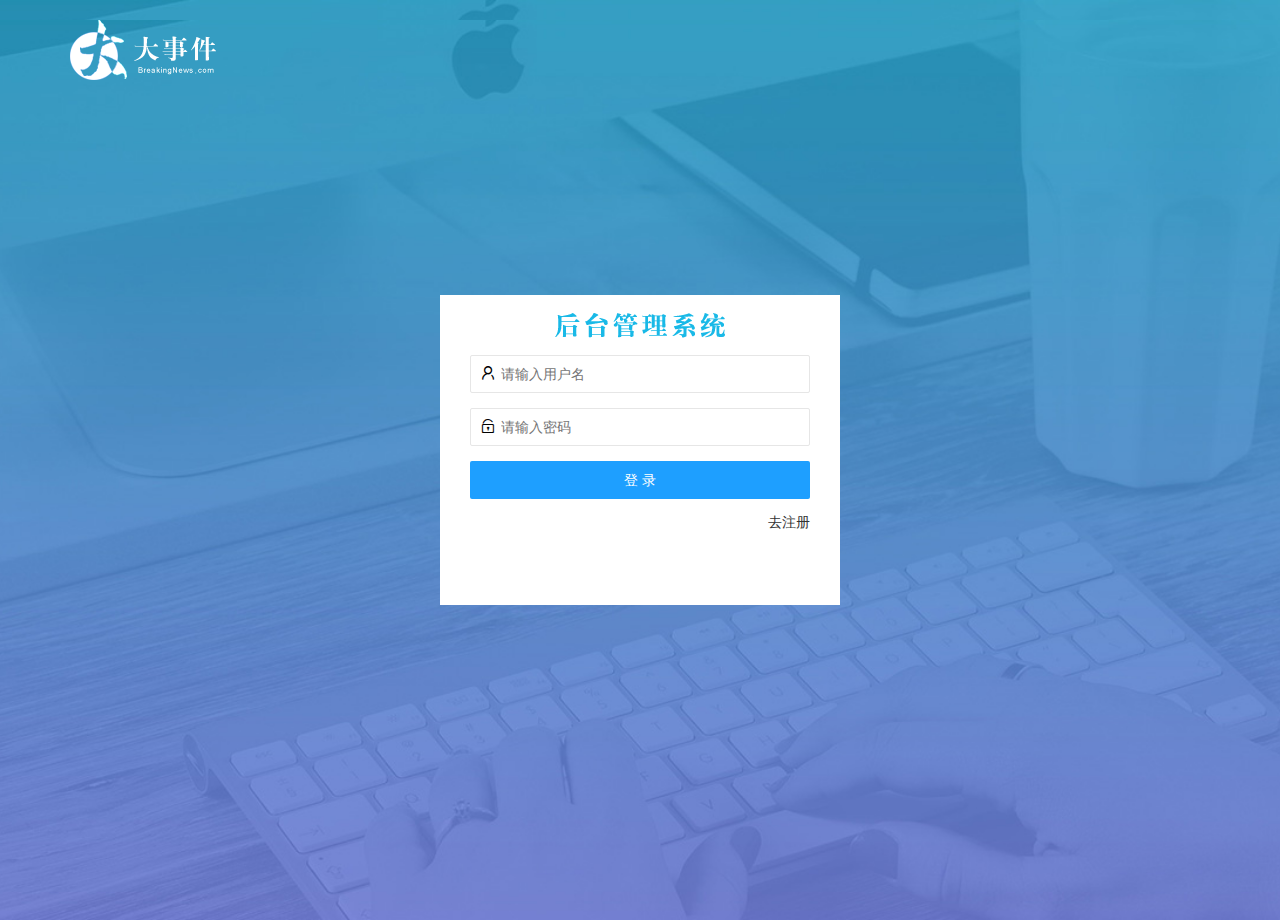
<file: login.html>
<!DOCTYPE html>
<html lang="en">

<head>
    <meta charset="UTF-8">
    <meta name="viewport" content="width=device-width, initial-scale=1.0">
    <title>大事件 登录/注册</title>
    <link rel="stylesheet" href="/assets/lib/layui/css/layui.css">
    <link rel="stylesheet" href="/assets/css/login.css " />
</head>

<body>
    <div class="layui-main logo">
        <img src="/assets/images/logo.png" alt="" />
    </div>

    <div class="small_box">

        <div class="title"></div>

        <!-- 登录页面 -->
        <div class="login-box">
            <form class="layui-form biaodan" action="" id="login-form">
                <div class="layui-form-item">
                    <i class="layui-icon layui-icon-username"></i>
                    <input type="text" name="username" lay-verify="required" placeholder="请输入用户名"
                        class="layui-input inp">

                </div>
                <div class="layui-form-item">
                    <i class="layui-icon layui-icon-password"></i>
                    <input type="password" name="password" lay-verify="required" placeholder="请输入密码"
                        class="layui-input inp">
                </div>

                <div class="layui-form-item">
                    <button type="submit" class="layui-btn layui-btn-normal layui-btn-fluid" lay-submit>登
                        录</button>

                </div>
                <div class="login">
                    <a href="javascript:;" id="login-a">去注册</a></div>
            </form>
        </div>
        <!-- 注册页面 -->
        <div class="reg-box" style="display: none;">
            <form class="layui-form biaodan" action="" id="reg_form">
                <div class="layui-form-item">
                    <i class="layui-icon layui-icon-username"></i>
                    <input type="text" name="username" lay-verify="required" placeholder="请输入用户名" class="layui-input">

                </div>
                <div class="layui-form-item">
                    <i class="layui-icon layui-icon-password"></i>
                    <input type="password" name="password" lay-verify="required|pwd|pass" placeholder="请输入密码"
                        class="layui-input">
                </div>
                <div class="layui-form-item">
                    <i class="layui-icon layui-icon-password"></i>
                    <input type="password" name="repassword" lay-verify="required|pwd|repwd" placeholder="请确认密码"
                        class="layui-input">
                </div>

                <div class="layui-form-item">
                    <button type="submit" class="layui-btn layui-btn-normal layui-btn-fluid" lay-submit
                        id="btn">立即注册</button>
                    <div class="reg"><a href="javascript:;" id="reg-a">去登陆</a>
                    </div>
            </form>
        </div>


    </div>

    <script src="/assets/lib/layui/layui.all.js"></script>
    <script src="/assets/lib/jquery.js"></script>
    <script src="/assets/js/baseAPI.js"></script>
    <script src="/assets/js/login.js"></script>
</body>

</html>
</file>
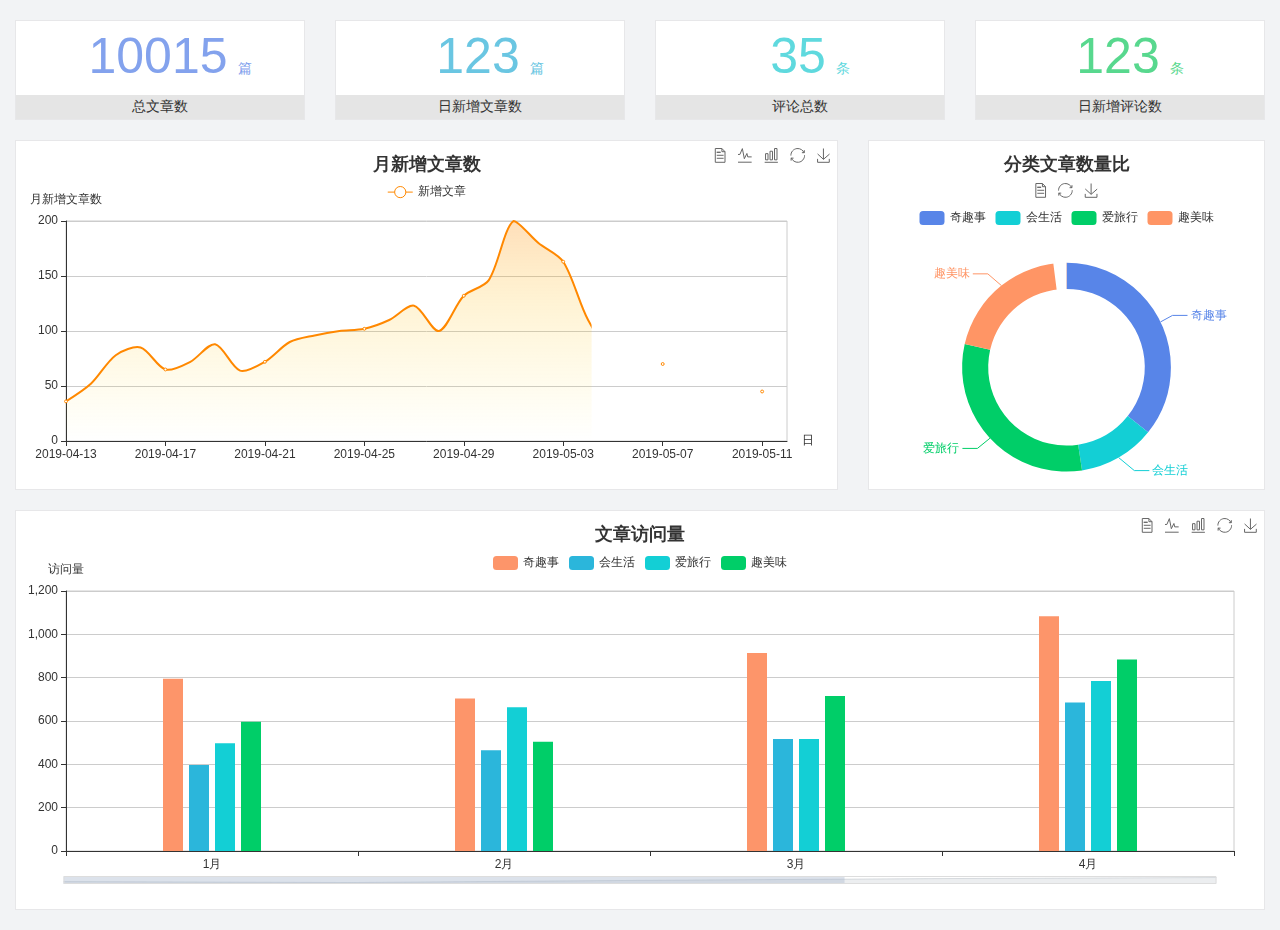
<file: home/dashboard.html>
<!DOCTYPE html>
<html lang="en">

<head>
  <meta charset="UTF-8">
  <meta name="viewport" content="width=device-width, initial-scale=1.0">
  <meta http-equiv="X-UA-Compatible" content="ie=edge">
  <title>图表统计</title>
  <link rel="stylesheet" href="../../assets/lib/bootstrap.css" />
  <link rel="stylesheet" href="../../assets/lib/main.css" />
  <script src="../../assets/lib/jquery.js"></script>
  <script type="text/javascript" src="../../assets/lib/echarts.min.js"></script>
</head>

<body>
  <div class="container-fluid">
    <div class="row spannel_list">
      <div class="col-sm-3 col-xs-6">
        <div class="spannel">
          <em>10015</em><span>篇</span>
          <b>总文章数</b>
        </div>
      </div>
      <div class="col-sm-3 col-xs-6">
        <div class="spannel scolor01">
          <em>123</em><span>篇</span>
          <b>日新增文章数</b>
        </div>
      </div>
      <div class="col-sm-3 col-xs-6">
        <div class="spannel scolor02">
          <em>35</em><span>条</span>
          <b>评论总数</b>
        </div>
      </div>
      <div class="col-sm-3 col-xs-6">
        <div class="spannel scolor03">
          <em>123</em><span>条</span>
          <b>日新增评论数</b>
        </div>
      </div>
    </div>
  </div>

  <div class="container-fluid">
    <div class="row curve-pie">
      <div class="col-lg-8 col-md-8">
        <div class="gragh_pannel" id="curve_show"></div>
      </div>
      <div class="col-lg-4 col-md-4">
        <div class="gragh_pannel" id="pie_show"></div>
      </div>
    </div>
  </div>

  <div class="container-fluid">
    <div class="column_pannel" id="column_show"></div>
  </div>

  <script>
    var oChart = echarts.init(document.getElementById('curve_show'));
    var aList_all = [
      { 'count': 36, 'date': '2019-04-13' },
      { 'count': 52, 'date': '2019-04-14' },
      { 'count': 78, 'date': '2019-04-15' },
      { 'count': 85, 'date': '2019-04-16' },
      { 'count': 65, 'date': '2019-04-17' },
      { 'count': 72, 'date': '2019-04-18' },
      { 'count': 88, 'date': '2019-04-19' },
      { 'count': 64, 'date': '2019-04-20' },
      { 'count': 72, 'date': '2019-04-21' },
      { 'count': 90, 'date': '2019-04-22' },
      { 'count': 96, 'date': '2019-04-23' },
      { 'count': 100, 'date': '2019-04-24' },
      { 'count': 102, 'date': '2019-04-25' },
      { 'count': 110, 'date': '2019-04-26' },
      { 'count': 123, 'date': '2019-04-27' },
      { 'count': 100, 'date': '2019-04-28' },
      { 'count': 132, 'date': '2019-04-29' },
      { 'count': 146, 'date': '2019-04-30' },
      { 'count': 200, 'date': '2019-05-01' },
      { 'count': 180, 'date': '2019-05-02' },
      { 'count': 163, 'date': '2019-05-03' },
      { 'count': 110, 'date': '2019-05-04' },
      { 'count': 80, 'date': '2019-05-05' },
      { 'count': 82, 'date': '2019-05-06' },
      { 'count': 70, 'date': '2019-05-07' },
      { 'count': 65, 'date': '2019-05-08' },
      { 'count': 54, 'date': '2019-05-09' },
      { 'count': 40, 'date': '2019-05-10' },
      { 'count': 45, 'date': '2019-05-11' },
      { 'count': 38, 'date': '2019-05-12' },
    ];

    let aCount = [];
    let aDate = [];

    for (var i = 0; i < aList_all.length; i++) {
      aCount.push(aList_all[i].count);
      aDate.push(aList_all[i].date);
    }

    var chartopt = {
      title: {
        text: '月新增文章数',
        left: 'center',
        top: '10'
      },
      tooltip: {
        trigger: 'axis'
      },
      legend: {
        data: ['新增文章'],
        top: '40'
      },
      toolbox: {
        show: true,
        feature: {
          mark: { show: true },
          dataView: { show: true, readOnly: false },
          magicType: { show: true, type: ['line', 'bar'] },
          restore: { show: true },
          saveAsImage: { show: true }
        }
      },
      calculable: true,
      xAxis: [
        {
          name: '日',
          type: 'category',
          boundaryGap: false,
          data: aDate
        }
      ],
      yAxis: [
        {
          name: '月新增文章数',
          type: 'value'
        }
      ],
      series: [
        {
          name: '新增文章',
          type: 'line',
          smooth: true,
          itemStyle: { normal: { areaStyle: { type: 'default' }, color: '#f80' }, lineStyle: { color: '#f80' } },
          data: aCount
        }],
      areaStyle: {
        normal: {
          color: new echarts.graphic.LinearGradient(0, 0, 0, 1, [{
            offset: 0,
            color: 'rgba(255,136,0,0.39)'
          }, {
            offset: .34,
            color: 'rgba(255,180,0,0.25)'
          }, {
            offset: 1,
            color: 'rgba(255,222,0,0.00)'
          }])

        }
      },
      grid: {
        show: true,
        x: 50,
        x2: 50,
        y: 80,
        height: 220
      }
    };

    oChart.setOption(chartopt);


    var oPie = echarts.init(document.getElementById('pie_show'));
    var oPieopt =
    {
      title: {
        top: 10,
        text: '分类文章数量比',
        x: 'center'
      },
      tooltip: {
        trigger: 'item',
        formatter: "{a} <br/>{b} : {c} ({d}%)"
      },
      color: ['#5885e8', '#13cfd5', '#00ce68', '#ff9565'],
      legend: {
        x: 'center',
        top: 65,
        data: ['奇趣事', '会生活', '爱旅行', '趣美味']
      },
      toolbox: {
        show: true,
        x: 'center',
        top: 35,
        feature: {
          mark: { show: true },
          dataView: { show: true, readOnly: false },
          magicType: {
            show: true,
            type: ['pie', 'funnel'],
            option: {
              funnel: {
                x: '25%',
                width: '50%',
                funnelAlign: 'left',
                max: 1548
              }
            }
          },
          restore: { show: true },
          saveAsImage: { show: true }
        }
      },
      calculable: true,
      series: [
        {
          name: '访问来源',
          type: 'pie',
          radius: ['45%', '60%'],
          center: ['50%', '65%'],
          data: [
            { value: 300, name: '奇趣事' },
            { value: 100, name: '会生活' },
            { value: 260, name: '爱旅行' },
            { value: 180, name: '趣美味' }
          ]
        }
      ]
    };
    oPie.setOption(oPieopt);



    var oColumn = this.echarts.init(document.getElementById('column_show'));
    var oColumnopt =
    {
      title: {
        text: '文章访问量',
        left: 'center',
        top: '10'
      },
      tooltip: {
        trigger: 'axis'
      },
      legend: {
        data: ['奇趣事', '会生活', '爱旅行', '趣美味'],
        top: '40'
      },
      toolbox: {
        show: true,
        feature: {
          mark: { show: true },
          dataView: { show: true, readOnly: false },
          magicType: { show: true, type: ['line', 'bar'] },
          restore: { show: true },
          saveAsImage: { show: true }
        }
      },
      calculable: true,
      xAxis: [
        {
          type: 'category',
          data: ['1月', '2月', '3月', '4月', '5月']
        }
      ],
      yAxis: [
        {
          name: '访问量',
          type: 'value'
        }
      ],
      series: [
        {
          name: '奇趣事',
          type: 'bar',
          barWidth: 20,
          itemStyle: {
            normal: { areaStyle: { type: 'default' }, color: '#fd956a' }
          },
          data: [800, 708, 920, 1090, 1200]
        },
        {
          name: '会生活',
          type: 'bar',
          barWidth: 20,
          itemStyle: {
            normal: { areaStyle: { type: 'default' }, color: '#2bb6db' }
          },
          data: [400, 468, 520, 690, 800]
        },
        {
          name: '爱旅行',
          type: 'bar',
          barWidth: 20,
          itemStyle: {
            normal: { areaStyle: { type: 'default' }, color: '#13cfd5' }
          },
          data: [500, 668, 520, 790, 900]
        },
        {
          name: '趣美味',
          type: 'bar',
          barWidth: 20,
          itemStyle: {
            normal: { areaStyle: { type: 'default' }, color: '#00ce68' }
          },
          data: [600, 508, 720, 890, 1000]
        }
      ],
      grid: {
        show: true,
        x: 50,
        x2: 30,
        y: 80,
        height: 260
      },
      dataZoom: [//给x轴设置滚动条
        {
          start: 0,//默认为0
          end: 100 - 1000 / 31,//默认为100
          type: 'slider',
          show: true,
          xAxisIndex: [0],
          handleSize: 0,//滑动条的 左右2个滑动条的大小
          height: 8,//组件高度
          left: 45, //左边的距离
          right: 50,//右边的距离
          bottom: 26,//右边的距离
          handleColor: '#ddd',//h滑动图标的颜色
          handleStyle: {
            borderColor: "#cacaca",
            borderWidth: "1",
            shadowBlur: 2,
            background: "#ddd",
            shadowColor: "#ddd",
          }
        }]
    };
    oColumn.setOption(oColumnopt);
  </script>
</body>

</html>
</file>
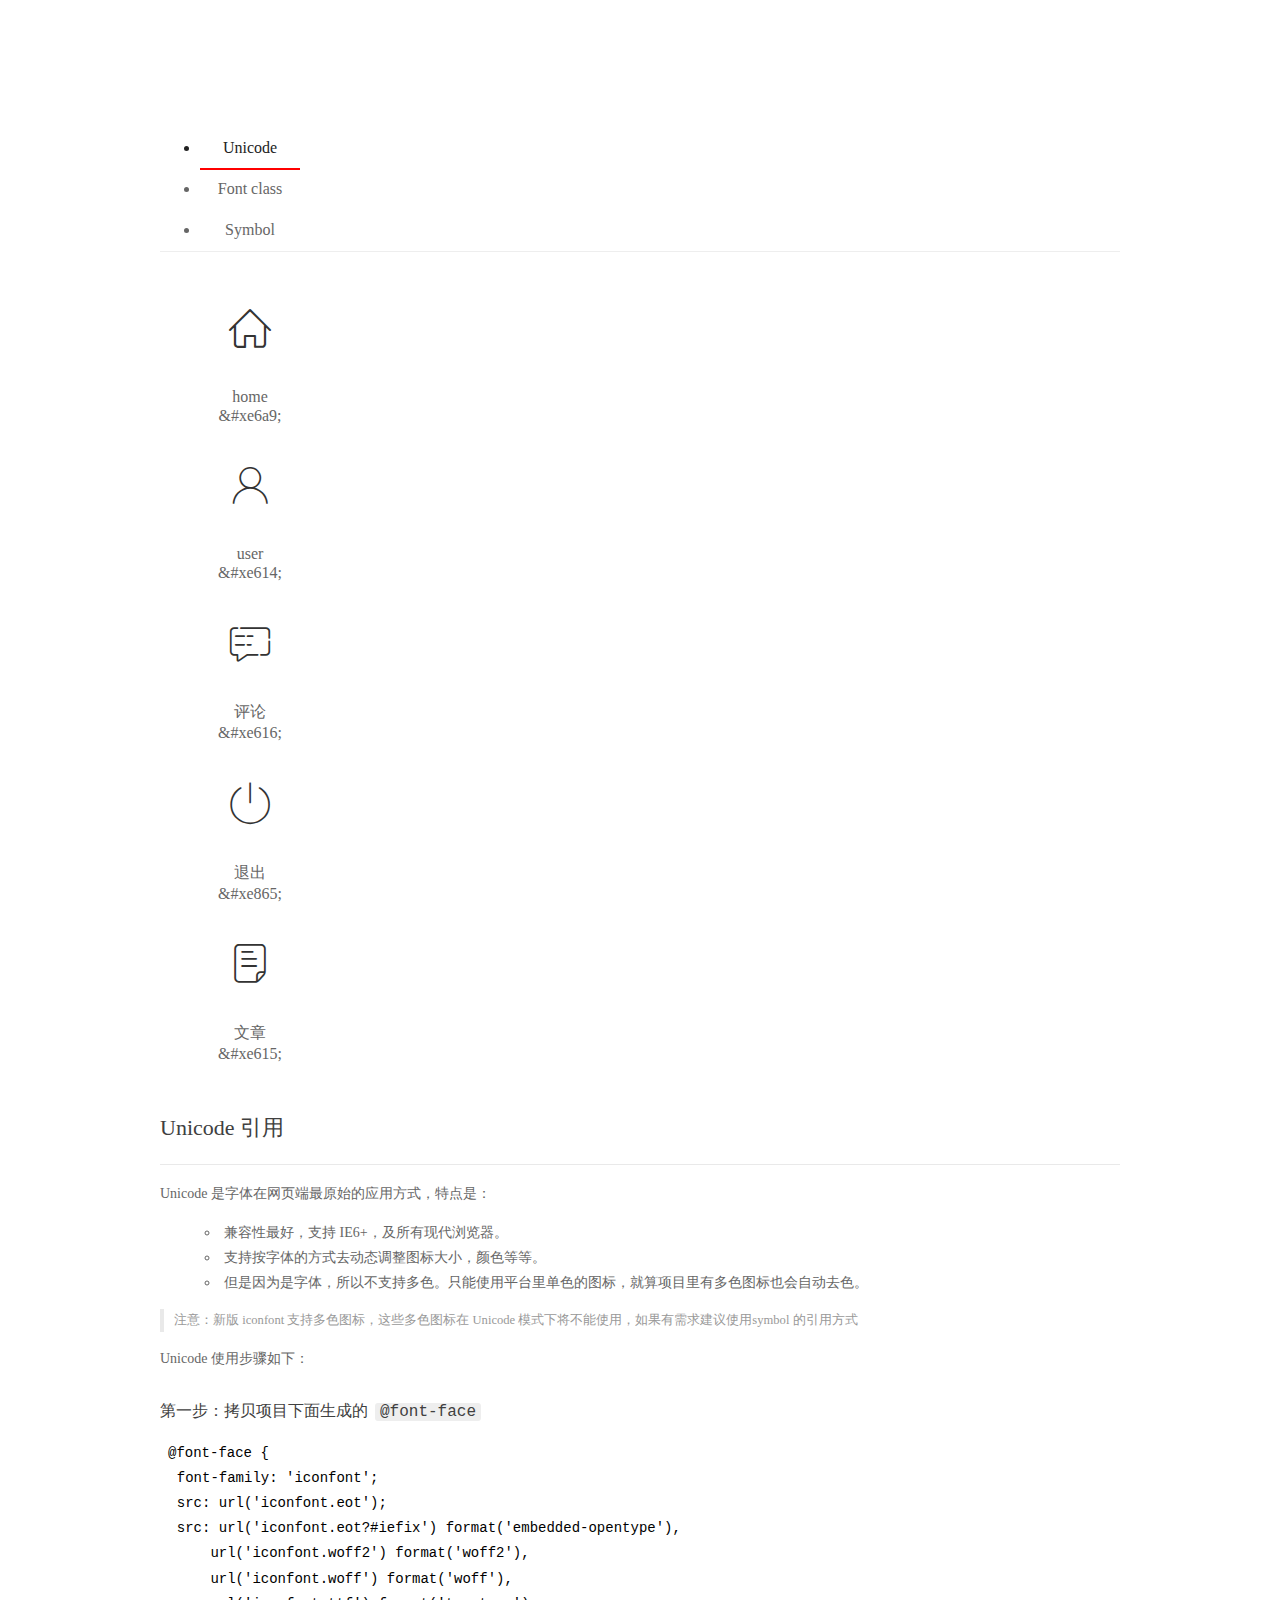
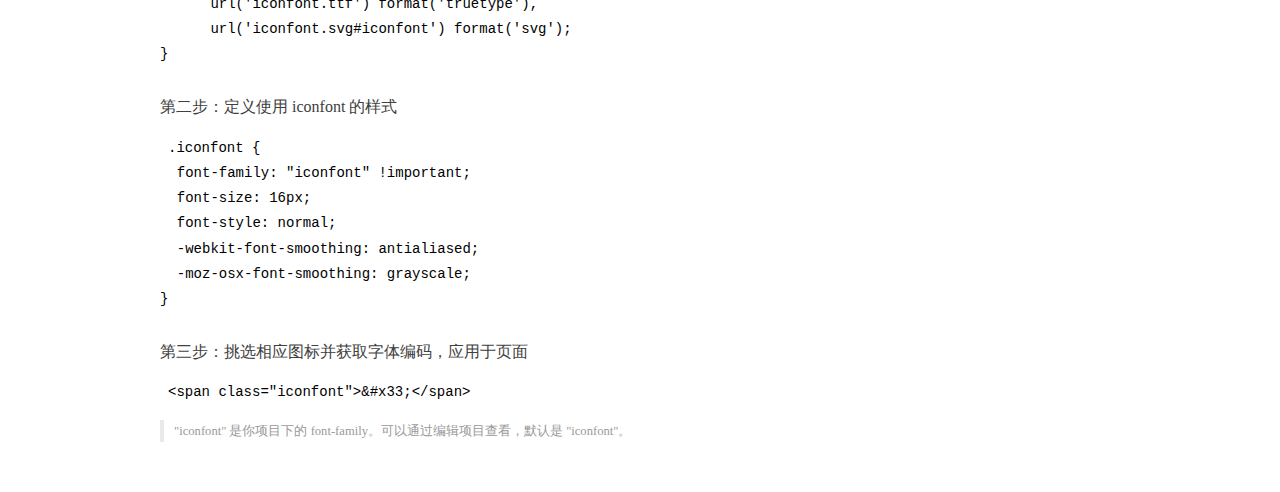
<file: assets/fonts/demo_index.html>
<!DOCTYPE html>
<html>
<head>
  <meta charset="utf-8"/>
  <title>IconFont Demo</title>
  <link rel="shortcut icon" href="https://gtms04.alicdn.com/tps/i4/TB1_oz6GVXXXXaFXpXXJDFnIXXX-64-64.ico" type="image/x-icon"/>
  <link rel="stylesheet" href="https://g.alicdn.com/thx/cube/1.3.2/cube.min.css">
  <link rel="stylesheet" href="demo.css">
  <link rel="stylesheet" href="iconfont.css">
  <script src="iconfont.js"></script>
  <!-- jQuery -->
  <script src="https://a1.alicdn.com/oss/uploads/2018/12/26/7bfddb60-08e8-11e9-9b04-53e73bb6408b.js"></script>
  <!-- 代码高亮 -->
  <script src="https://a1.alicdn.com/oss/uploads/2018/12/26/a3f714d0-08e6-11e9-8a15-ebf944d7534c.js"></script>
</head>
<body>
  <div class="main">
    <h1 class="logo"><a href="https://www.iconfont.cn/" title="iconfont 首页" target="_blank">&#xe86b;</a></h1>
    <div class="nav-tabs">
      <ul id="tabs" class="dib-box">
        <li class="dib active"><span>Unicode</span></li>
        <li class="dib"><span>Font class</span></li>
        <li class="dib"><span>Symbol</span></li>
      </ul>
      
    </div>
    <div class="tab-container">
      <div class="content unicode" style="display: block;">
          <ul class="icon_lists dib-box">
          
            <li class="dib">
              <span class="icon iconfont">&#xe6a9;</span>
                <div class="name">home</div>
                <div class="code-name">&amp;#xe6a9;</div>
              </li>
          
            <li class="dib">
              <span class="icon iconfont">&#xe614;</span>
                <div class="name">user</div>
                <div class="code-name">&amp;#xe614;</div>
              </li>
          
            <li class="dib">
              <span class="icon iconfont">&#xe616;</span>
                <div class="name">评论</div>
                <div class="code-name">&amp;#xe616;</div>
              </li>
          
            <li class="dib">
              <span class="icon iconfont">&#xe865;</span>
                <div class="name">退出</div>
                <div class="code-name">&amp;#xe865;</div>
              </li>
          
            <li class="dib">
              <span class="icon iconfont">&#xe615;</span>
                <div class="name">文章</div>
                <div class="code-name">&amp;#xe615;</div>
              </li>
          
          </ul>
          <div class="article markdown">
          <h2 id="unicode-">Unicode 引用</h2>
          <hr>

          <p>Unicode 是字体在网页端最原始的应用方式，特点是：</p>
          <ul>
            <li>兼容性最好，支持 IE6+，及所有现代浏览器。</li>
            <li>支持按字体的方式去动态调整图标大小，颜色等等。</li>
            <li>但是因为是字体，所以不支持多色。只能使用平台里单色的图标，就算项目里有多色图标也会自动去色。</li>
          </ul>
          <blockquote>
            <p>注意：新版 iconfont 支持多色图标，这些多色图标在 Unicode 模式下将不能使用，如果有需求建议使用symbol 的引用方式</p>
          </blockquote>
          <p>Unicode 使用步骤如下：</p>
          <h3 id="-font-face">第一步：拷贝项目下面生成的 <code>@font-face</code></h3>
<pre><code class="language-css"
>@font-face {
  font-family: 'iconfont';
  src: url('iconfont.eot');
  src: url('iconfont.eot?#iefix') format('embedded-opentype'),
      url('iconfont.woff2') format('woff2'),
      url('iconfont.woff') format('woff'),
      url('iconfont.ttf') format('truetype'),
      url('iconfont.svg#iconfont') format('svg');
}
</code></pre>
          <h3 id="-iconfont-">第二步：定义使用 iconfont 的样式</h3>
<pre><code class="language-css"
>.iconfont {
  font-family: "iconfont" !important;
  font-size: 16px;
  font-style: normal;
  -webkit-font-smoothing: antialiased;
  -moz-osx-font-smoothing: grayscale;
}
</code></pre>
          <h3 id="-">第三步：挑选相应图标并获取字体编码，应用于页面</h3>
<pre>
<code class="language-html"
>&lt;span class="iconfont"&gt;&amp;#x33;&lt;/span&gt;
</code></pre>
          <blockquote>
            <p>"iconfont" 是你项目下的 font-family。可以通过编辑项目查看，默认是 "iconfont"。</p>
          </blockquote>
          </div>
      </div>
      <div class="content font-class">
        <ul class="icon_lists dib-box">
          
          <li class="dib">
            <span class="icon iconfont icon-home"></span>
            <div class="name">
              home
            </div>
            <div class="code-name">.icon-home
            </div>
          </li>
          
          <li class="dib">
            <span class="icon iconfont icon-user"></span>
            <div class="name">
              user
            </div>
            <div class="code-name">.icon-user
            </div>
          </li>
          
          <li class="dib">
            <span class="icon iconfont icon-pinglun"></span>
            <div class="name">
              评论
            </div>
            <div class="code-name">.icon-pinglun
            </div>
          </li>
          
          <li class="dib">
            <span class="icon iconfont icon-tuichu"></span>
            <div class="name">
              退出
            </div>
            <div class="code-name">.icon-tuichu
            </div>
          </li>
          
          <li class="dib">
            <span class="icon iconfont icon-16"></span>
            <div class="name">
              文章
            </div>
            <div class="code-name">.icon-16
            </div>
          </li>
          
        </ul>
        <div class="article markdown">
        <h2 id="font-class-">font-class 引用</h2>
        <hr>

        <p>font-class 是 Unicode 使用方式的一种变种，主要是解决 Unicode 书写不直观，语意不明确的问题。</p>
        <p>与 Unicode 使用方式相比，具有如下特点：</p>
        <ul>
          <li>兼容性良好，支持 IE8+，及所有现代浏览器。</li>
          <li>相比于 Unicode 语意明确，书写更直观。可以很容易分辨这个 icon 是什么。</li>
          <li>因为使用 class 来定义图标，所以当要替换图标时，只需要修改 class 里面的 Unicode 引用。</li>
          <li>不过因为本质上还是使用的字体，所以多色图标还是不支持的。</li>
        </ul>
        <p>使用步骤如下：</p>
        <h3 id="-fontclass-">第一步：引入项目下面生成的 fontclass 代码：</h3>
<pre><code class="language-html">&lt;link rel="stylesheet" href="./iconfont.css"&gt;
</code></pre>
        <h3 id="-">第二步：挑选相应图标并获取类名，应用于页面：</h3>
<pre><code class="language-html">&lt;span class="iconfont icon-xxx"&gt;&lt;/span&gt;
</code></pre>
        <blockquote>
          <p>"
            iconfont" 是你项目下的 font-family。可以通过编辑项目查看，默认是 "iconfont"。</p>
        </blockquote>
      </div>
      </div>
      <div class="content symbol">
          <ul class="icon_lists dib-box">
          
            <li class="dib">
                <svg class="icon svg-icon" aria-hidden="true">
                  <use xlink:href="#icon-home"></use>
                </svg>
                <div class="name">home</div>
                <div class="code-name">#icon-home</div>
            </li>
          
            <li class="dib">
                <svg class="icon svg-icon" aria-hidden="true">
                  <use xlink:href="#icon-user"></use>
                </svg>
                <div class="name">user</div>
                <div class="code-name">#icon-user</div>
            </li>
          
            <li class="dib">
                <svg class="icon svg-icon" aria-hidden="true">
                  <use xlink:href="#icon-pinglun"></use>
                </svg>
                <div class="name">评论</div>
                <div class="code-name">#icon-pinglun</div>
            </li>
          
            <li class="dib">
                <svg class="icon svg-icon" aria-hidden="true">
                  <use xlink:href="#icon-tuichu"></use>
                </svg>
                <div class="name">退出</div>
                <div class="code-name">#icon-tuichu</div>
            </li>
          
            <li class="dib">
                <svg class="icon svg-icon" aria-hidden="true">
                  <use xlink:href="#icon-16"></use>
                </svg>
                <div class="name">文章</div>
                <div class="code-name">#icon-16</div>
            </li>
          
          </ul>
          <div class="article markdown">
          <h2 id="symbol-">Symbol 引用</h2>
          <hr>

          <p>这是一种全新的使用方式，应该说这才是未来的主流，也是平台目前推荐的用法。相关介绍可以参考这篇<a href="">文章</a>
            这种用法其实是做了一个 SVG 的集合，与另外两种相比具有如下特点：</p>
          <ul>
            <li>支持多色图标了，不再受单色限制。</li>
            <li>通过一些技巧，支持像字体那样，通过 <code>font-size</code>, <code>color</code> 来调整样式。</li>
            <li>兼容性较差，支持 IE9+，及现代浏览器。</li>
            <li>浏览器渲染 SVG 的性能一般，还不如 png。</li>
          </ul>
          <p>使用步骤如下：</p>
          <h3 id="-symbol-">第一步：引入项目下面生成的 symbol 代码：</h3>
<pre><code class="language-html">&lt;script src="./iconfont.js"&gt;&lt;/script&gt;
</code></pre>
          <h3 id="-css-">第二步：加入通用 CSS 代码（引入一次就行）：</h3>
<pre><code class="language-html">&lt;style&gt;
.icon {
  width: 1em;
  height: 1em;
  vertical-align: -0.15em;
  fill: currentColor;
  overflow: hidden;
}
&lt;/style&gt;
</code></pre>
          <h3 id="-">第三步：挑选相应图标并获取类名，应用于页面：</h3>
<pre><code class="language-html">&lt;svg class="icon" aria-hidden="true"&gt;
  &lt;use xlink:href="#icon-xxx"&gt;&lt;/use&gt;
&lt;/svg&gt;
</code></pre>
          </div>
      </div>

    </div>
  </div>
  <script>
  $(document).ready(function () {
      $('.tab-container .content:first').show()

      $('#tabs li').click(function (e) {
        var tabContent = $('.tab-container .content')
        var index = $(this).index()

        if ($(this).hasClass('active')) {
          return
        } else {
          $('#tabs li').removeClass('active')
          $(this).addClass('active')

          tabContent.hide().eq(index).fadeIn()
        }
      })
    })
  </script>
</body>
</html>
</file>
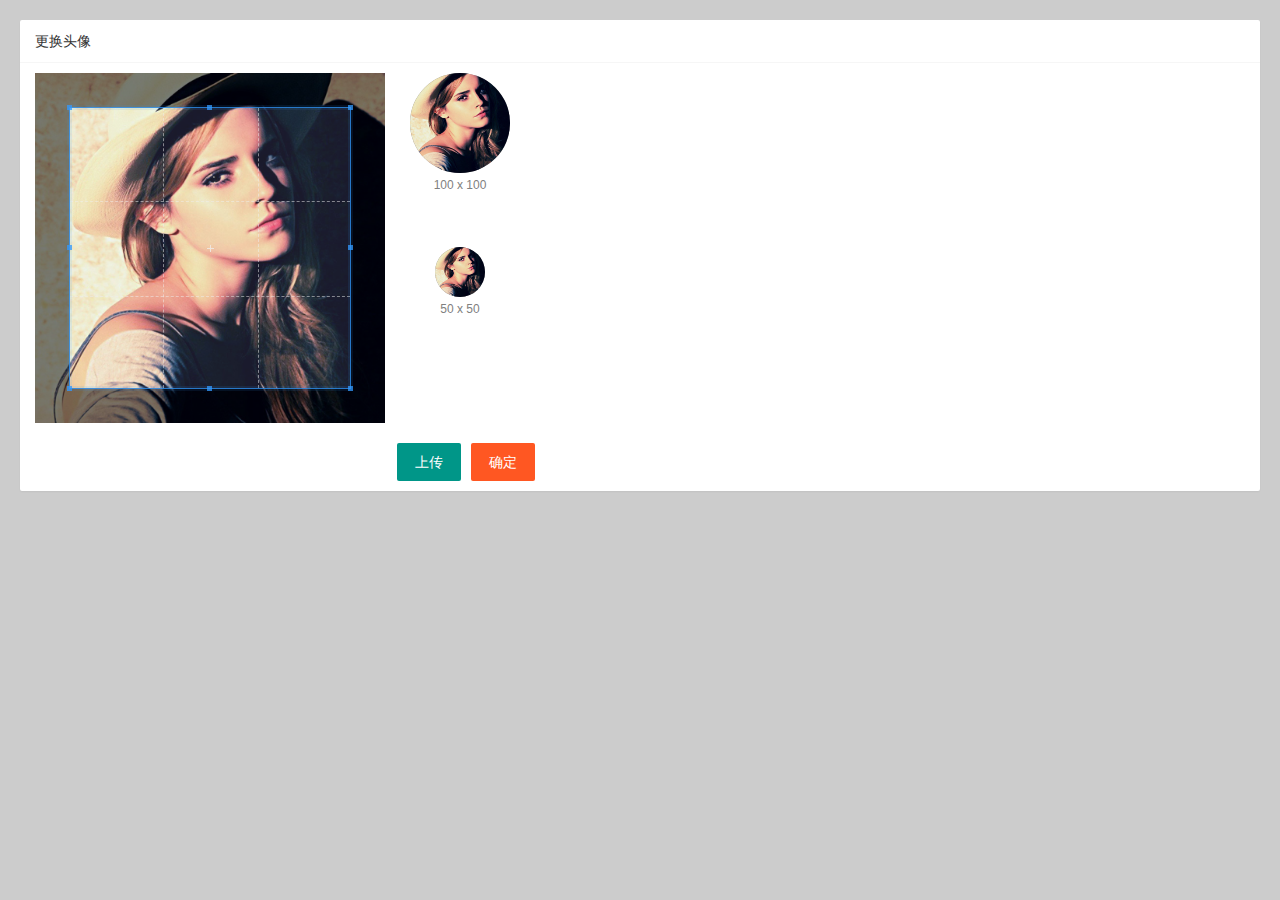
<file: home/user/uesr_pic.html>
<!DOCTYPE html>
<html lang="en">

<head>
    <meta charset="UTF-8">
    <meta name="viewport" content="width=device-width, initial-scale=1.0">
    <title>Document</title>
    <link rel="stylesheet" href="/assets/lib/layui/css/layui.css" />
    <link rel="stylesheet" href="/assets/lib/cropper/cropper.css" />
    <link rel="stylesheet" href="/assets/css/user_pic.css" />
</head>

<body>
    <div class="layui-card">
        <div class="layui-card-header">更换头像</div>
        <div class="layui-card-body">

            <!-- 第一行的图片裁剪和预览区域 -->
            <div class="row1">
                <!-- 图片裁剪区域 -->
                <div class="cropper-box">
                    <!-- 这个 img 标签很重要，将来会把它初始化为裁剪区域 -->
                    <img id="image" src="/assets/images/sample.jpg" />
                </div>
                <!-- 图片的预览区域 -->
                <div class="preview-box">
                    <div>
                        <!-- 宽高为 100px 的预览区域 -->
                        <div class="img-preview w100"></div>
                        <p class="size">100 x 100</p>
                    </div>
                    <div>
                        <!-- 宽高为 50px 的预览区域 -->
                        <div class="img-preview w50"></div>
                        <p class="size">50 x 50</p>
                    </div>
                </div>
            </div>

            <!-- 第二行的按钮区域 -->
            <div class="row2">
                <input type="file" id="file" accept="image/png,image/jpeg" />
                <button type="button" class="layui-btn" id="btnChoose">上传</button>
                <button type="button" class="layui-btn layui-btn-danger" id="btnshang">确定</button>
            </div>

        </div>
    </div>

    <script src="/assets/lib/layui/layui.all.js"></script>
    <script src="/assets/lib/jquery.js"></script>
    <script src="/assets/lib/cropper/Cropper.js"></script>
    <script src="/assets/lib/cropper/jquery-cropper.js"></script>
    <script src="/assets/js/baseAPI.js"></script>
    <script src="/assets/js/user_pic.js"></script>
</body>

</html>
</file>
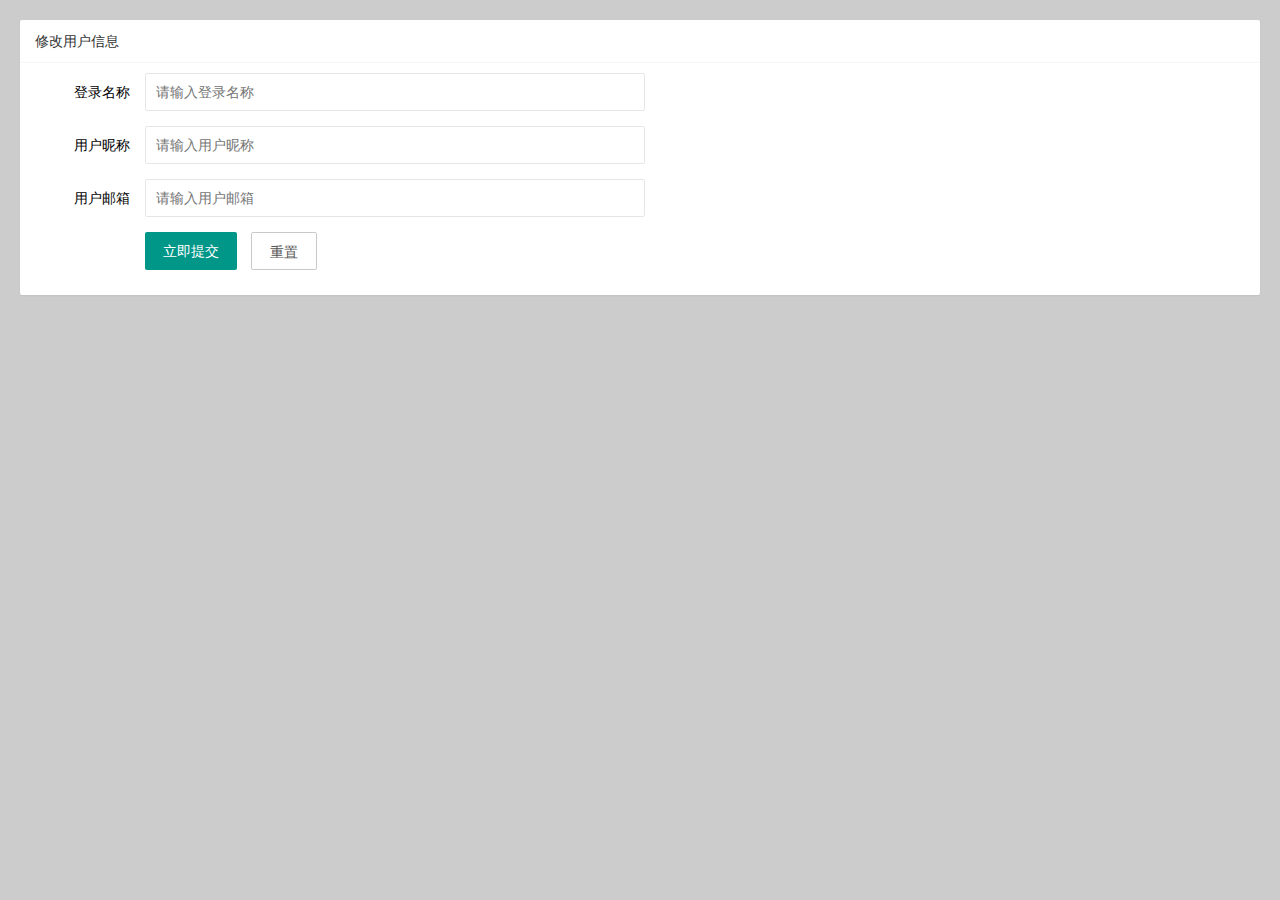
<file: home/user/user_info.html>
<!DOCTYPE html>
<html lang="en">

<head>
    <meta charset="UTF-8">
    <meta name="viewport" content="width=device-width, initial-scale=1.0">
    <title>Document</title>
    <link rel="stylesheet" href="/assets/lib/layui/css/layui.css" />
    <link rel="stylesheet" href="/assets/css/user_info.css" />
</head>

<body>
    <div class="layui-card">
        <div class="layui-card-header">修改用户信息</div>
        <div class="layui-card-body">

            <form class="layui-form" lay-filter="formUserInfo" >
                <!-- 提示：如果你不想用form，你可以换成div等任何一个普通元素 -->
                <input type="hidden" name="id" value="" />
                <div class="layui-form-item">
                    <label class="layui-form-label">登录名称</label>
                    <div class="layui-input-block">
                        <input type="text" name="username" required lay-verify="required" placeholder="请输入登录名称"
                            autocomplete="off" class="layui-input" readonly>
                    </div>
                </div>
                <div class="layui-form-item">
                    <label class="layui-form-label">用户昵称</label>
                    <div class="layui-input-block">
                        <input type="text" name="nickname" required lay-verify="required|nickname" placeholder="请输入用户昵称"
                            autocomplete="off" class="layui-input">
                    </div>
                </div>
                <div class="layui-form-item">
                    <label class="layui-form-label">用户邮箱</label>
                    <div class="layui-input-block">
                        <input type="text" name="email" required lay-verify="required|email" placeholder="请输入用户邮箱"
                            autocomplete="off" class="layui-input">
                    </div>
                </div>

                <div class="layui-form-item">
                    <div class="layui-input-block">
                        <button class="layui-btn" lay-submit lay-filter="*">立即提交</button>
                        <button type="reset" class="layui-btn layui-btn-primary" id="btnre">重置</button>
                    </div>
                </div>
            </form>

        </div>
    </div>

    <!-- 导入 layui 的JS文件 -->
    <script src='/assets/lib/layui/layui.all.js'></script>
    <!-- 导入 jQuery -->
    <script src='/assets/lib/jquery.js'></script>
    <!-- 导入自己封装的 baseAPI -->
    <script src='/assets/js/baseAPI.js'></script>
    <!-- 导入自己的 js 文件 -->
    <script src='/assets/js/user_info.js'></script>
</body>

</html>
</file>
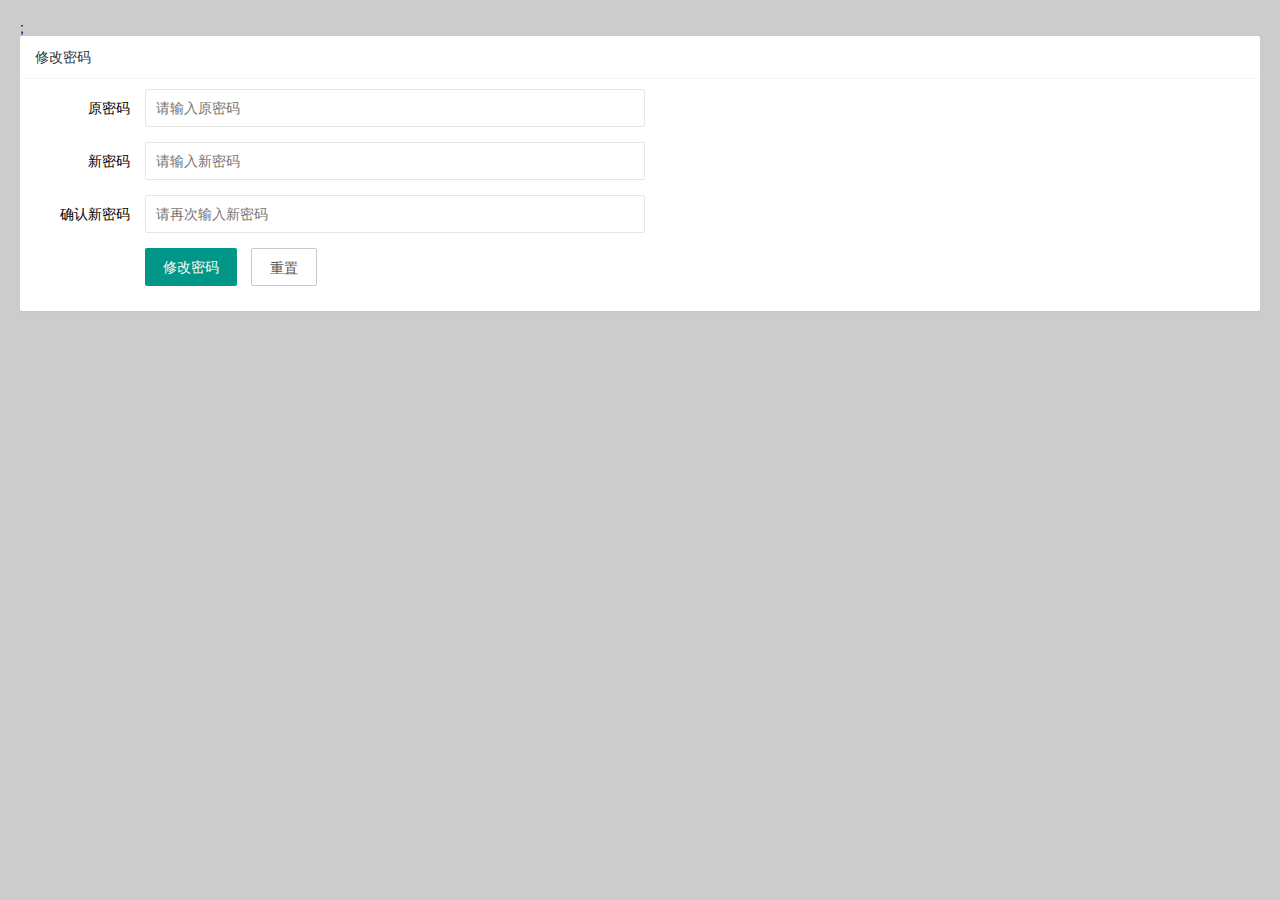
<file: home/user/user_pwd.html>
<!DOCTYPE html>
<html lang="en">

<head>
    <meta charset="UTF-8">
    <meta name="viewport" content="width=device-width, initial-scale=1.0">
    <title>Document</title>
    ;
    <link rel="stylesheet" href="/assets/lib/layui/css/layui.css" />
    <link rel="stylesheet" href="/assets/css/user_pwd.css" />
</head>

<body>
    <div class="layui-card">
        <div class="layui-card-header">修改密码</div>
        <div class="layui-card-body">
            <form class="layui-form">
                <!-- 提示：如果你不想用form，你可以换成div等任何一个普通元素 -->
                <div class="layui-form-item">
                    <label class="layui-form-label">原密码</label>
                    <div class="layui-input-block">
                        <input type="password" name="oldPwd" required lay-verify="required|pwd" placeholder="请输入原密码"
                            autocomplete="off" class="layui-input">
                    </div>
                </div>
                <div class="layui-form-item">
                    <label class="layui-form-label">新密码</label>
                    <div class="layui-input-block">
                        <input type="password" name="newPwd" required lay-verify="required|pwd|somepwd"
                            placeholder="请输入新密码" autocomplete="off" class="layui-input">
                    </div>
                </div>
                <div class="layui-form-item">
                    <label class="layui-form-label">确认新密码</label>
                    <div class="layui-input-block">
                        <input type="password" name="rePwd" required lay-verify="required|pwd|repwd"
                            placeholder="请再次输入新密码" autocomplete="off" class="layui-input">
                    </div>
                </div>

                <div class="layui-form-item">
                    <div class="layui-input-block">
                        <button class="layui-btn" lay-submit lay-filter="*">修改密码</button>
                        <button type="reset" class="layui-btn layui-btn-primary" id="btnreId">重置</button>
                    </div>
                </div>
            </form>
        </div>
    </div>
    <!-- 导入 layui 的JS文件 -->
    <script src='/assets/lib/layui/layui.all.js'></script>
    <!-- 导入 jQuery -->
    <script src='/assets/lib/jquery.js'></script>
    <!-- 导入自己封装的 baseAPI -->
    <script src='/assets/js/baseAPI.js'></script>
    <!-- 导入自己的 js 文件 -->
    <script src='/assets/js/user_pwd.js'></script>
</body>

</html>
</file>
<file: assets/lib/layui/css/layui.css>
/** layui-v2.5.5 MIT License By https://www.layui.com */
 .layui-inline,img{display:inline-block;vertical-align:middle}h1,h2,h3,h4,h5,h6{font-weight:400}.layui-edge,.layui-header,.layui-inline,.layui-main{position:relative}.layui-body,.layui-edge,.layui-elip{overflow:hidden}.layui-btn,.layui-edge,.layui-inline,img{vertical-align:middle}.layui-btn,.layui-disabled,.layui-icon,.layui-unselect{-moz-user-select:none;-webkit-user-select:none;-ms-user-select:none}.layui-elip,.layui-form-checkbox span,.layui-form-pane .layui-form-label{text-overflow:ellipsis;white-space:nowrap}.layui-breadcrumb,.layui-tree-btnGroup{visibility:hidden}blockquote,body,button,dd,div,dl,dt,form,h1,h2,h3,h4,h5,h6,input,li,ol,p,pre,td,textarea,th,ul{margin:0;padding:0;-webkit-tap-highlight-color:rgba(0,0,0,0)}a:active,a:hover{outline:0}img{border:none}li{list-style:none}table{border-collapse:collapse;border-spacing:0}h4,h5,h6{font-size:100%}button,input,optgroup,option,select,textarea{font-family:inherit;font-size:inherit;font-style:inherit;font-weight:inherit;outline:0}pre{white-space:pre-wrap;white-space:-moz-pre-wrap;white-space:-pre-wrap;white-space:-o-pre-wrap;word-wrap:break-word}body{line-height:24px;font:14px Helvetica Neue,Helvetica,PingFang SC,Tahoma,Arial,sans-serif}hr{height:1px;margin:10px 0;border:0;clear:both}a{color:#333;text-decoration:none}a:hover{color:#777}a cite{font-style:normal;*cursor:pointer}.layui-border-box,.layui-border-box *{box-sizing:border-box}.layui-box,.layui-box *{box-sizing:content-box}.layui-clear{clear:both;*zoom:1}.layui-clear:after{content:'\20';clear:both;*zoom:1;display:block;height:0}.layui-inline{*display:inline;*zoom:1}.layui-edge{display:inline-block;width:0;height:0;border-width:6px;border-style:dashed;border-color:transparent}.layui-edge-top{top:-4px;border-bottom-color:#999;border-bottom-style:solid}.layui-edge-right{border-left-color:#999;border-left-style:solid}.layui-edge-bottom{top:2px;border-top-color:#999;border-top-style:solid}.layui-edge-left{border-right-color:#999;border-right-style:solid}.layui-disabled,.layui-disabled:hover{color:#d2d2d2!important;cursor:not-allowed!important}.layui-circle{border-radius:100%}.layui-show{display:block!important}.layui-hide{display:none!important}@font-face{font-family:layui-icon;src:url(../font/iconfont.eot?v=250);src:url(../font/iconfont.eot?v=250#iefix) format('embedded-opentype'),url(../font/iconfont.woff2?v=250) format('woff2'),url(../font/iconfont.woff?v=250) format('woff'),url(../font/iconfont.ttf?v=250) format('truetype'),url(../font/iconfont.svg?v=250#layui-icon) format('svg')}.layui-icon{font-family:layui-icon!important;font-size:16px;font-style:normal;-webkit-font-smoothing:antialiased;-moz-osx-font-smoothing:grayscale}.layui-icon-reply-fill:before{content:"\e611"}.layui-icon-set-fill:before{content:"\e614"}.layui-icon-menu-fill:before{content:"\e60f"}.layui-icon-search:before{content:"\e615"}.layui-icon-share:before{content:"\e641"}.layui-icon-set-sm:before{content:"\e620"}.layui-icon-engine:before{content:"\e628"}.layui-icon-close:before{content:"\1006"}.layui-icon-close-fill:before{content:"\1007"}.layui-icon-chart-screen:before{content:"\e629"}.layui-icon-star:before{content:"\e600"}.layui-icon-circle-dot:before{content:"\e617"}.layui-icon-chat:before{content:"\e606"}.layui-icon-release:before{content:"\e609"}.layui-icon-list:before{content:"\e60a"}.layui-icon-chart:before{content:"\e62c"}.layui-icon-ok-circle:before{content:"\1005"}.layui-icon-layim-theme:before{content:"\e61b"}.layui-icon-table:before{content:"\e62d"}.layui-icon-right:before{content:"\e602"}.layui-icon-left:before{content:"\e603"}.layui-icon-cart-simple:before{content:"\e698"}.layui-icon-face-cry:before{content:"\e69c"}.layui-icon-face-smile:before{content:"\e6af"}.layui-icon-survey:before{content:"\e6b2"}.layui-icon-tree:before{content:"\e62e"}.layui-icon-upload-circle:before{content:"\e62f"}.layui-icon-add-circle:before{content:"\e61f"}.layui-icon-download-circle:before{content:"\e601"}.layui-icon-templeate-1:before{content:"\e630"}.layui-icon-util:before{content:"\e631"}.layui-icon-face-surprised:before{content:"\e664"}.layui-icon-edit:before{content:"\e642"}.layui-icon-speaker:before{content:"\e645"}.layui-icon-down:before{content:"\e61a"}.layui-icon-file:before{content:"\e621"}.layui-icon-layouts:before{content:"\e632"}.layui-icon-rate-half:before{content:"\e6c9"}.layui-icon-add-circle-fine:before{content:"\e608"}.layui-icon-prev-circle:before{content:"\e633"}.layui-icon-read:before{content:"\e705"}.layui-icon-404:before{content:"\e61c"}.layui-icon-carousel:before{content:"\e634"}.layui-icon-help:before{content:"\e607"}.layui-icon-code-circle:before{content:"\e635"}.layui-icon-water:before{content:"\e636"}.layui-icon-username:before{content:"\e66f"}.layui-icon-find-fill:before{content:"\e670"}.layui-icon-about:before{content:"\e60b"}.layui-icon-location:before{content:"\e715"}.layui-icon-up:before{content:"\e619"}.layui-icon-pause:before{content:"\e651"}.layui-icon-date:before{content:"\e637"}.layui-icon-layim-uploadfile:before{content:"\e61d"}.layui-icon-delete:before{content:"\e640"}.layui-icon-play:before{content:"\e652"}.layui-icon-top:before{content:"\e604"}.layui-icon-friends:before{content:"\e612"}.layui-icon-refresh-3:before{content:"\e9aa"}.layui-icon-ok:before{content:"\e605"}.layui-icon-layer:before{content:"\e638"}.layui-icon-face-smile-fine:before{content:"\e60c"}.layui-icon-dollar:before{content:"\e659"}.layui-icon-group:before{content:"\e613"}.layui-icon-layim-download:before{content:"\e61e"}.layui-icon-picture-fine:before{content:"\e60d"}.layui-icon-link:before{content:"\e64c"}.layui-icon-diamond:before{content:"\e735"}.layui-icon-log:before{content:"\e60e"}.layui-icon-rate-solid:before{content:"\e67a"}.layui-icon-fonts-del:before{content:"\e64f"}.layui-icon-unlink:before{content:"\e64d"}.layui-icon-fonts-clear:before{content:"\e639"}.layui-icon-triangle-r:before{content:"\e623"}.layui-icon-circle:before{content:"\e63f"}.layui-icon-radio:before{content:"\e643"}.layui-icon-align-center:before{content:"\e647"}.layui-icon-align-right:before{content:"\e648"}.layui-icon-align-left:before{content:"\e649"}.layui-icon-loading-1:before{content:"\e63e"}.layui-icon-return:before{content:"\e65c"}.layui-icon-fonts-strong:before{content:"\e62b"}.layui-icon-upload:before{content:"\e67c"}.layui-icon-dialogue:before{content:"\e63a"}.layui-icon-video:before{content:"\e6ed"}.layui-icon-headset:before{content:"\e6fc"}.layui-icon-cellphone-fine:before{content:"\e63b"}.layui-icon-add-1:before{content:"\e654"}.layui-icon-face-smile-b:before{content:"\e650"}.layui-icon-fonts-html:before{content:"\e64b"}.layui-icon-form:before{content:"\e63c"}.layui-icon-cart:before{content:"\e657"}.layui-icon-camera-fill:before{content:"\e65d"}.layui-icon-tabs:before{content:"\e62a"}.layui-icon-fonts-code:before{content:"\e64e"}.layui-icon-fire:before{content:"\e756"}.layui-icon-set:before{content:"\e716"}.layui-icon-fonts-u:before{content:"\e646"}.layui-icon-triangle-d:before{content:"\e625"}.layui-icon-tips:before{content:"\e702"}.layui-icon-picture:before{content:"\e64a"}.layui-icon-more-vertical:before{content:"\e671"}.layui-icon-flag:before{content:"\e66c"}.layui-icon-loading:before{content:"\e63d"}.layui-icon-fonts-i:before{content:"\e644"}.layui-icon-refresh-1:before{content:"\e666"}.layui-icon-rmb:before{content:"\e65e"}.layui-icon-home:before{content:"\e68e"}.layui-icon-user:before{content:"\e770"}.layui-icon-notice:before{content:"\e667"}.layui-icon-login-weibo:before{content:"\e675"}.layui-icon-voice:before{content:"\e688"}.layui-icon-upload-drag:before{content:"\e681"}.layui-icon-login-qq:before{content:"\e676"}.layui-icon-snowflake:before{content:"\e6b1"}.layui-icon-file-b:before{content:"\e655"}.layui-icon-template:before{content:"\e663"}.layui-icon-auz:before{content:"\e672"}.layui-icon-console:before{content:"\e665"}.layui-icon-app:before{content:"\e653"}.layui-icon-prev:before{content:"\e65a"}.layui-icon-website:before{content:"\e7ae"}.layui-icon-next:before{content:"\e65b"}.layui-icon-component:before{content:"\e857"}.layui-icon-more:before{content:"\e65f"}.layui-icon-login-wechat:before{content:"\e677"}.layui-icon-shrink-right:before{content:"\e668"}.layui-icon-spread-left:before{content:"\e66b"}.layui-icon-camera:before{content:"\e660"}.layui-icon-note:before{content:"\e66e"}.layui-icon-refresh:before{content:"\e669"}.layui-icon-female:before{content:"\e661"}.layui-icon-male:before{content:"\e662"}.layui-icon-password:before{content:"\e673"}.layui-icon-senior:before{content:"\e674"}.layui-icon-theme:before{content:"\e66a"}.layui-icon-tread:before{content:"\e6c5"}.layui-icon-praise:before{content:"\e6c6"}.layui-icon-star-fill:before{content:"\e658"}.layui-icon-rate:before{content:"\e67b"}.layui-icon-template-1:before{content:"\e656"}.layui-icon-vercode:before{content:"\e679"}.layui-icon-cellphone:before{content:"\e678"}.layui-icon-screen-full:before{content:"\e622"}.layui-icon-screen-restore:before{content:"\e758"}.layui-icon-cols:before{content:"\e610"}.layui-icon-export:before{content:"\e67d"}.layui-icon-print:before{content:"\e66d"}.layui-icon-slider:before{content:"\e714"}.layui-icon-addition:before{content:"\e624"}.layui-icon-subtraction:before{content:"\e67e"}.layui-icon-service:before{content:"\e626"}.layui-icon-transfer:before{content:"\e691"}.layui-main{width:1140px;margin:0 auto}.layui-header{z-index:1000;height:60px}.layui-header a:hover{transition:all .5s;-webkit-transition:all .5s}.layui-side{position:fixed;left:0;top:0;bottom:0;z-index:999;width:200px;overflow-x:hidden}.layui-side-scroll{position:relative;width:220px;height:100%;overflow-x:hidden}.layui-body{position:absolute;left:200px;right:0;top:0;bottom:0;z-index:998;width:auto;overflow-y:auto;box-sizing:border-box}.layui-layout-body{overflow:hidden}.layui-layout-admin .layui-header{background-color:#23262E}.layui-layout-admin .layui-side{top:60px;width:200px;overflow-x:hidden}.layui-layout-admin .layui-body{position:fixed;top:60px;bottom:44px}.layui-layout-admin .layui-main{width:auto;margin:0 15px}.layui-layout-admin .layui-footer{position:fixed;left:200px;right:0;bottom:0;height:44px;line-height:44px;padding:0 15px;background-color:#eee}.layui-layout-admin .layui-logo{position:absolute;left:0;top:0;width:200px;height:100%;line-height:60px;text-align:center;color:#009688;font-size:16px}.layui-layout-admin .layui-header .layui-nav{background:0 0}.layui-layout-left{position:absolute!important;left:200px;top:0}.layui-layout-right{position:absolute!important;right:0;top:0}.layui-container{position:relative;margin:0 auto;padding:0 15px;box-sizing:border-box}.layui-fluid{position:relative;margin:0 auto;padding:0 15px}.layui-row:after,.layui-row:before{content:'';display:block;clear:both}.layui-col-lg1,.layui-col-lg10,.layui-col-lg11,.layui-col-lg12,.layui-col-lg2,.layui-col-lg3,.layui-col-lg4,.layui-col-lg5,.layui-col-lg6,.layui-col-lg7,.layui-col-lg8,.layui-col-lg9,.layui-col-md1,.layui-col-md10,.layui-col-md11,.layui-col-md12,.layui-col-md2,.layui-col-md3,.layui-col-md4,.layui-col-md5,.layui-col-md6,.layui-col-md7,.layui-col-md8,.layui-col-md9,.layui-col-sm1,.layui-col-sm10,.layui-col-sm11,.layui-col-sm12,.layui-col-sm2,.layui-col-sm3,.layui-col-sm4,.layui-col-sm5,.layui-col-sm6,.layui-col-sm7,.layui-col-sm8,.layui-col-sm9,.layui-col-xs1,.layui-col-xs10,.layui-col-xs11,.layui-col-xs12,.layui-col-xs2,.layui-col-xs3,.layui-col-xs4,.layui-col-xs5,.layui-col-xs6,.layui-col-xs7,.layui-col-xs8,.layui-col-xs9{position:relative;display:block;box-sizing:border-box}.layui-col-xs1,.layui-col-xs10,.layui-col-xs11,.layui-col-xs12,.layui-col-xs2,.layui-col-xs3,.layui-col-xs4,.layui-col-xs5,.layui-col-xs6,.layui-col-xs7,.layui-col-xs8,.layui-col-xs9{float:left}.layui-col-xs1{width:8.33333333%}.layui-col-xs2{width:16.66666667%}.layui-col-xs3{width:25%}.layui-col-xs4{width:33.33333333%}.layui-col-xs5{width:41.66666667%}.layui-col-xs6{width:50%}.layui-col-xs7{width:58.33333333%}.layui-col-xs8{width:66.66666667%}.layui-col-xs9{width:75%}.layui-col-xs10{width:83.33333333%}.layui-col-xs11{width:91.66666667%}.layui-col-xs12{width:100%}.layui-col-xs-offset1{margin-left:8.33333333%}.layui-col-xs-offset2{margin-left:16.66666667%}.layui-col-xs-offset3{margin-left:25%}.layui-col-xs-offset4{margin-left:33.33333333%}.layui-col-xs-offset5{margin-left:41.66666667%}.layui-col-xs-offset6{margin-left:50%}.layui-col-xs-offset7{margin-left:58.33333333%}.layui-col-xs-offset8{margin-left:66.66666667%}.layui-col-xs-offset9{margin-left:75%}.layui-col-xs-offset10{margin-left:83.33333333%}.layui-col-xs-offset11{margin-left:91.66666667%}.layui-col-xs-offset12{margin-left:100%}@media screen and (max-width:768px){.layui-hide-xs{display:none!important}.layui-show-xs-block{display:block!important}.layui-show-xs-inline{display:inline!important}.layui-show-xs-inline-block{display:inline-block!important}}@media screen and (min-width:768px){.layui-container{width:750px}.layui-hide-sm{display:none!important}.layui-show-sm-block{display:block!important}.layui-show-sm-inline{display:inline!important}.layui-show-sm-inline-block{display:inline-block!important}.layui-col-sm1,.layui-col-sm10,.layui-col-sm11,.layui-col-sm12,.layui-col-sm2,.layui-col-sm3,.layui-col-sm4,.layui-col-sm5,.layui-col-sm6,.layui-col-sm7,.layui-col-sm8,.layui-col-sm9{float:left}.layui-col-sm1{width:8.33333333%}.layui-col-sm2{width:16.66666667%}.layui-col-sm3{width:25%}.layui-col-sm4{width:33.33333333%}.layui-col-sm5{width:41.66666667%}.layui-col-sm6{width:50%}.layui-col-sm7{width:58.33333333%}.layui-col-sm8{width:66.66666667%}.layui-col-sm9{width:75%}.layui-col-sm10{width:83.33333333%}.layui-col-sm11{width:91.66666667%}.layui-col-sm12{width:100%}.layui-col-sm-offset1{margin-left:8.33333333%}.layui-col-sm-offset2{margin-left:16.66666667%}.layui-col-sm-offset3{margin-left:25%}.layui-col-sm-offset4{margin-left:33.33333333%}.layui-col-sm-offset5{margin-left:41.66666667%}.layui-col-sm-offset6{margin-left:50%}.layui-col-sm-offset7{margin-left:58.33333333%}.layui-col-sm-offset8{margin-left:66.66666667%}.layui-col-sm-offset9{margin-left:75%}.layui-col-sm-offset10{margin-left:83.33333333%}.layui-col-sm-offset11{margin-left:91.66666667%}.layui-col-sm-offset12{margin-left:100%}}@media screen and (min-width:992px){.layui-container{width:970px}.layui-hide-md{display:none!important}.layui-show-md-block{display:block!important}.layui-show-md-inline{display:inline!important}.layui-show-md-inline-block{display:inline-block!important}.layui-col-md1,.layui-col-md10,.layui-col-md11,.layui-col-md12,.layui-col-md2,.layui-col-md3,.layui-col-md4,.layui-col-md5,.layui-col-md6,.layui-col-md7,.layui-col-md8,.layui-col-md9{float:left}.layui-col-md1{width:8.33333333%}.layui-col-md2{width:16.66666667%}.layui-col-md3{width:25%}.layui-col-md4{width:33.33333333%}.layui-col-md5{width:41.66666667%}.layui-col-md6{width:50%}.layui-col-md7{width:58.33333333%}.layui-col-md8{width:66.66666667%}.layui-col-md9{width:75%}.layui-col-md10{width:83.33333333%}.layui-col-md11{width:91.66666667%}.layui-col-md12{width:100%}.layui-col-md-offset1{margin-left:8.33333333%}.layui-col-md-offset2{margin-left:16.66666667%}.layui-col-md-offset3{margin-left:25%}.layui-col-md-offset4{margin-left:33.33333333%}.layui-col-md-offset5{margin-left:41.66666667%}.layui-col-md-offset6{margin-left:50%}.layui-col-md-offset7{margin-left:58.33333333%}.layui-col-md-offset8{margin-left:66.66666667%}.layui-col-md-offset9{margin-left:75%}.layui-col-md-offset10{margin-left:83.33333333%}.layui-col-md-offset11{margin-left:91.66666667%}.layui-col-md-offset12{margin-left:100%}}@media screen and (min-width:1200px){.layui-container{width:1170px}.layui-hide-lg{display:none!important}.layui-show-lg-block{display:block!important}.layui-show-lg-inline{display:inline!important}.layui-show-lg-inline-block{display:inline-block!important}.layui-col-lg1,.layui-col-lg10,.layui-col-lg11,.layui-col-lg12,.layui-col-lg2,.layui-col-lg3,.layui-col-lg4,.layui-col-lg5,.layui-col-lg6,.layui-col-lg7,.layui-col-lg8,.layui-col-lg9{float:left}.layui-col-lg1{width:8.33333333%}.layui-col-lg2{width:16.66666667%}.layui-col-lg3{width:25%}.layui-col-lg4{width:33.33333333%}.layui-col-lg5{width:41.66666667%}.layui-col-lg6{width:50%}.layui-col-lg7{width:58.33333333%}.layui-col-lg8{width:66.66666667%}.layui-col-lg9{width:75%}.layui-col-lg10{width:83.33333333%}.layui-col-lg11{width:91.66666667%}.layui-col-lg12{width:100%}.layui-col-lg-offset1{margin-left:8.33333333%}.layui-col-lg-offset2{margin-left:16.66666667%}.layui-col-lg-offset3{margin-left:25%}.layui-col-lg-offset4{margin-left:33.33333333%}.layui-col-lg-offset5{margin-left:41.66666667%}.layui-col-lg-offset6{margin-left:50%}.layui-col-lg-offset7{margin-left:58.33333333%}.layui-col-lg-offset8{margin-left:66.66666667%}.layui-col-lg-offset9{margin-left:75%}.layui-col-lg-offset10{margin-left:83.33333333%}.layui-col-lg-offset11{margin-left:91.66666667%}.layui-col-lg-offset12{margin-left:100%}}.layui-col-space1{margin:-.5px}.layui-col-space1>*{padding:.5px}.layui-col-space3{margin:-1.5px}.layui-col-space3>*{padding:1.5px}.layui-col-space5{margin:-2.5px}.layui-col-space5>*{padding:2.5px}.layui-col-space8{margin:-3.5px}.layui-col-space8>*{padding:3.5px}.layui-col-space10{margin:-5px}.layui-col-space10>*{padding:5px}.layui-col-space12{margin:-6px}.layui-col-space12>*{padding:6px}.layui-col-space15{margin:-7.5px}.layui-col-space15>*{padding:7.5px}.layui-col-space18{margin:-9px}.layui-col-space18>*{padding:9px}.layui-col-space20{margin:-10px}.layui-col-space20>*{padding:10px}.layui-col-space22{margin:-11px}.layui-col-space22>*{padding:11px}.layui-col-space25{margin:-12.5px}.layui-col-space25>*{padding:12.5px}.layui-col-space30{margin:-15px}.layui-col-space30>*{padding:15px}.layui-btn,.layui-input,.layui-select,.layui-textarea,.layui-upload-button{outline:0;-webkit-appearance:none;transition:all .3s;-webkit-transition:all .3s;box-sizing:border-box}.layui-elem-quote{margin-bottom:10px;padding:15px;line-height:22px;border-left:5px solid #009688;border-radius:0 2px 2px 0;background-color:#f2f2f2}.layui-quote-nm{border-style:solid;border-width:1px 1px 1px 5px;background:0 0}.layui-elem-field{margin-bottom:10px;padding:0;border-width:1px;border-style:solid}.layui-elem-field legend{margin-left:20px;padding:0 10px;font-size:20px;font-weight:300}.layui-field-title{margin:10px 0 20px;border-width:1px 0 0}.layui-field-box{padding:10px 15px}.layui-field-title .layui-field-box{padding:10px 0}.layui-progress{position:relative;height:6px;border-radius:20px;background-color:#e2e2e2}.layui-progress-bar{position:absolute;left:0;top:0;width:0;max-width:100%;height:6px;border-radius:20px;text-align:right;background-color:#5FB878;transition:all .3s;-webkit-transition:all .3s}.layui-progress-big,.layui-progress-big .layui-progress-bar{height:18px;line-height:18px}.layui-progress-text{position:relative;top:-20px;line-height:18px;font-size:12px;color:#666}.layui-progress-big .layui-progress-text{position:static;padding:0 10px;color:#fff}.layui-collapse{border-width:1px;border-style:solid;border-radius:2px}.layui-colla-content,.layui-colla-item{border-top-width:1px;border-top-style:solid}.layui-colla-item:first-child{border-top:none}.layui-colla-title{position:relative;height:42px;line-height:42px;padding:0 15px 0 35px;color:#333;background-color:#f2f2f2;cursor:pointer;font-size:14px;overflow:hidden}.layui-colla-content{display:none;padding:10px 15px;line-height:22px;color:#666}.layui-colla-icon{position:absolute;left:15px;top:0;font-size:14px}.layui-card{margin-bottom:15px;border-radius:2px;background-color:#fff;box-shadow:0 1px 2px 0 rgba(0,0,0,.05)}.layui-card:last-child{margin-bottom:0}.layui-card-header{position:relative;height:42px;line-height:42px;padding:0 15px;border-bottom:1px solid #f6f6f6;color:#333;border-radius:2px 2px 0 0;font-size:14px}.layui-bg-black,.layui-bg-blue,.layui-bg-cyan,.layui-bg-green,.layui-bg-orange,.layui-bg-red{color:#fff!important}.layui-card-body{position:relative;padding:10px 15px;line-height:24px}.layui-card-body[pad15]{padding:15px}.layui-card-body[pad20]{padding:20px}.layui-card-body .layui-table{margin:5px 0}.layui-card .layui-tab{margin:0}.layui-panel-window{position:relative;padding:15px;border-radius:0;border-top:5px solid #E6E6E6;background-color:#fff}.layui-auxiliar-moving{position:fixed;left:0;right:0;top:0;bottom:0;width:100%;height:100%;background:0 0;z-index:9999999999}.layui-form-label,.layui-form-mid,.layui-form-select,.layui-input-block,.layui-input-inline,.layui-textarea{position:relative}.layui-bg-red{background-color:#FF5722!important}.layui-bg-orange{background-color:#FFB800!important}.layui-bg-green{background-color:#009688!important}.layui-bg-cyan{background-color:#2F4056!important}.layui-bg-blue{background-color:#1E9FFF!important}.layui-bg-black{background-color:#393D49!important}.layui-bg-gray{background-color:#eee!important;color:#666!important}.layui-badge-rim,.layui-colla-content,.layui-colla-item,.layui-collapse,.layui-elem-field,.layui-form-pane .layui-form-item[pane],.layui-form-pane .layui-form-label,.layui-input,.layui-layedit,.layui-layedit-tool,.layui-quote-nm,.layui-select,.layui-tab-bar,.layui-tab-card,.layui-tab-title,.layui-tab-title .layui-this:after,.layui-textarea{border-color:#e6e6e6}.layui-timeline-item:before,hr{background-color:#e6e6e6}.layui-text{line-height:22px;font-size:14px;color:#666}.layui-text h1,.layui-text h2,.layui-text h3{font-weight:500;color:#333}.layui-text h1{font-size:30px}.layui-text h2{font-size:24px}.layui-text h3{font-size:18px}.layui-text a:not(.layui-btn){color:#01AAED}.layui-text a:not(.layui-btn):hover{text-decoration:underline}.layui-text ul{padding:5px 0 5px 15px}.layui-text ul li{margin-top:5px;list-style-type:disc}.layui-text em,.layui-word-aux{color:#999!important;padding:0 5px!important}.layui-btn{display:inline-block;height:38px;line-height:38px;padding:0 18px;background-color:#009688;color:#fff;white-space:nowrap;text-align:center;font-size:14px;border:none;border-radius:2px;cursor:pointer}.layui-btn:hover{opacity:.8;filter:alpha(opacity=80);color:#fff}.layui-btn:active{opacity:1;filter:alpha(opacity=100)}.layui-btn+.layui-btn{margin-left:10px}.layui-btn-container{font-size:0}.layui-btn-container .layui-btn{margin-right:10px;margin-bottom:10px}.layui-btn-container .layui-btn+.layui-btn{margin-left:0}.layui-table .layui-btn-container .layui-btn{margin-bottom:9px}.layui-btn-radius{border-radius:100px}.layui-btn .layui-icon{margin-right:3px;font-size:18px;vertical-align:bottom;vertical-align:middle\9}.layui-btn-primary{border:1px solid #C9C9C9;background-color:#fff;color:#555}.layui-btn-primary:hover{border-color:#009688;color:#333}.layui-btn-normal{background-color:#1E9FFF}.layui-btn-warm{background-color:#FFB800}.layui-btn-danger{background-color:#FF5722}.layui-btn-checked{background-color:#5FB878}.layui-btn-disabled,.layui-btn-disabled:active,.layui-btn-disabled:hover{border:1px solid #e6e6e6;background-color:#FBFBFB;color:#C9C9C9;cursor:not-allowed;opacity:1}.layui-btn-lg{height:44px;line-height:44px;padding:0 25px;font-size:16px}.layui-btn-sm{height:30px;line-height:30px;padding:0 10px;font-size:12px}.layui-btn-sm i{font-size:16px!important}.layui-btn-xs{height:22px;line-height:22px;padding:0 5px;font-size:12px}.layui-btn-xs i{font-size:14px!important}.layui-btn-group{display:inline-block;vertical-align:middle;font-size:0}.layui-btn-group .layui-btn{margin-left:0!important;margin-right:0!important;border-left:1px solid rgba(255,255,255,.5);border-radius:0}.layui-btn-group .layui-btn-primary{border-left:none}.layui-btn-group .layui-btn-primary:hover{border-color:#C9C9C9;color:#009688}.layui-btn-group .layui-btn:first-child{border-left:none;border-radius:2px 0 0 2px}.layui-btn-group .layui-btn-primary:first-child{border-left:1px solid #c9c9c9}.layui-btn-group .layui-btn:last-child{border-radius:0 2px 2px 0}.layui-btn-group .layui-btn+.layui-btn{margin-left:0}.layui-btn-group+.layui-btn-group{margin-left:10px}.layui-btn-fluid{width:100%}.layui-input,.layui-select,.layui-textarea{height:38px;line-height:1.3;line-height:38px\9;border-width:1px;border-style:solid;background-color:#fff;border-radius:2px}.layui-input::-webkit-input-placeholder,.layui-select::-webkit-input-placeholder,.layui-textarea::-webkit-input-placeholder{line-height:1.3}.layui-input,.layui-textarea{display:block;width:100%;padding-left:10px}.layui-input:hover,.layui-textarea:hover{border-color:#D2D2D2!important}.layui-input:focus,.layui-textarea:focus{border-color:#C9C9C9!important}.layui-textarea{min-height:100px;height:auto;line-height:20px;padding:6px 10px;resize:vertical}.layui-select{padding:0 10px}.layui-form input[type=checkbox],.layui-form input[type=radio],.layui-form select{display:none}.layui-form [lay-ignore]{display:initial}.layui-form-item{margin-bottom:15px;clear:both;*zoom:1}.layui-form-item:after{content:'\20';clear:both;*zoom:1;display:block;height:0}.layui-form-label{float:left;display:block;padding:9px 15px;width:80px;font-weight:400;line-height:20px;text-align:right}.layui-form-label-col{display:block;float:none;padding:9px 0;line-height:20px;text-align:left}.layui-form-item .layui-inline{margin-bottom:5px;margin-right:10px}.layui-input-block{margin-left:110px;min-height:36px}.layui-input-inline{display:inline-block;vertical-align:middle}.layui-form-item .layui-input-inline{float:left;width:190px;margin-right:10px}.layui-form-text .layui-input-inline{width:auto}.layui-form-mid{float:left;display:block;padding:9px 0!important;line-height:20px;margin-right:10px}.layui-form-danger+.layui-form-select .layui-input,.layui-form-danger:focus{border-color:#FF5722!important}.layui-form-select .layui-input{padding-right:30px;cursor:pointer}.layui-form-select .layui-edge{position:absolute;right:10px;top:50%;margin-top:-3px;cursor:pointer;border-width:6px;border-top-color:#c2c2c2;border-top-style:solid;transition:all .3s;-webkit-transition:all .3s}.layui-form-select dl{display:none;position:absolute;left:0;top:42px;padding:5px 0;z-index:899;min-width:100%;border:1px solid #d2d2d2;max-height:300px;overflow-y:auto;background-color:#fff;border-radius:2px;box-shadow:0 2px 4px rgba(0,0,0,.12);box-sizing:border-box}.layui-form-select dl dd,.layui-form-select dl dt{padding:0 10px;line-height:36px;white-space:nowrap;overflow:hidden;text-overflow:ellipsis}.layui-form-select dl dt{font-size:12px;color:#999}.layui-form-select dl dd{cursor:pointer}.layui-form-select dl dd:hover{background-color:#f2f2f2;-webkit-transition:.5s all;transition:.5s all}.layui-form-select .layui-select-group dd{padding-left:20px}.layui-form-select dl dd.layui-select-tips{padding-left:10px!important;color:#999}.layui-form-select dl dd.layui-this{background-color:#5FB878;color:#fff}.layui-form-checkbox,.layui-form-select dl dd.layui-disabled{background-color:#fff}.layui-form-selected dl{display:block}.layui-form-checkbox,.layui-form-checkbox *,.layui-form-switch{display:inline-block;vertical-align:middle}.layui-form-selected .layui-edge{margin-top:-9px;-webkit-transform:rotate(180deg);transform:rotate(180deg);margin-top:-3px\9}:root .layui-form-selected .layui-edge{margin-top:-9px\0/IE9}.layui-form-selectup dl{top:auto;bottom:42px}.layui-select-none{margin:5px 0;text-align:center;color:#999}.layui-select-disabled .layui-disabled{border-color:#eee!important}.layui-select-disabled .layui-edge{border-top-color:#d2d2d2}.layui-form-checkbox{position:relative;height:30px;line-height:30px;margin-right:10px;padding-right:30px;cursor:pointer;font-size:0;-webkit-transition:.1s linear;transition:.1s linear;box-sizing:border-box}.layui-form-checkbox span{padding:0 10px;height:100%;font-size:14px;border-radius:2px 0 0 2px;background-color:#d2d2d2;color:#fff;overflow:hidden}.layui-form-checkbox:hover span{background-color:#c2c2c2}.layui-form-checkbox i{position:absolute;right:0;top:0;width:30px;height:28px;border:1px solid #d2d2d2;border-left:none;border-radius:0 2px 2px 0;color:#fff;font-size:20px;text-align:center}.layui-form-checkbox:hover i{border-color:#c2c2c2;color:#c2c2c2}.layui-form-checked,.layui-form-checked:hover{border-color:#5FB878}.layui-form-checked span,.layui-form-checked:hover span{background-color:#5FB878}.layui-form-checked i,.layui-form-checked:hover i{color:#5FB878}.layui-form-item .layui-form-checkbox{margin-top:4px}.layui-form-checkbox[lay-skin=primary]{height:auto!important;line-height:normal!important;min-width:18px;min-height:18px;border:none!important;margin-right:0;padding-left:28px;padding-right:0;background:0 0}.layui-form-checkbox[lay-skin=primary] span{padding-left:0;padding-right:15px;line-height:18px;background:0 0;color:#666}.layui-form-checkbox[lay-skin=primary] i{right:auto;left:0;width:16px;height:16px;line-height:16px;border:1px solid #d2d2d2;font-size:12px;border-radius:2px;background-color:#fff;-webkit-transition:.1s linear;transition:.1s linear}.layui-form-checkbox[lay-skin=primary]:hover i{border-color:#5FB878;color:#fff}.layui-form-checked[lay-skin=primary] i{border-color:#5FB878!important;background-color:#5FB878;color:#fff}.layui-checkbox-disbaled[lay-skin=primary] span{background:0 0!important;color:#c2c2c2}.layui-checkbox-disbaled[lay-skin=primary]:hover i{border-color:#d2d2d2}.layui-form-item .layui-form-checkbox[lay-skin=primary]{margin-top:10px}.layui-form-switch{position:relative;height:22px;line-height:22px;min-width:35px;padding:0 5px;margin-top:8px;border:1px solid #d2d2d2;border-radius:20px;cursor:pointer;background-color:#fff;-webkit-transition:.1s linear;transition:.1s linear}.layui-form-switch i{position:absolute;left:5px;top:3px;width:16px;height:16px;border-radius:20px;background-color:#d2d2d2;-webkit-transition:.1s linear;transition:.1s linear}.layui-form-switch em{position:relative;top:0;width:25px;margin-left:21px;padding:0!important;text-align:center!important;color:#999!important;font-style:normal!important;font-size:12px}.layui-form-onswitch{border-color:#5FB878;background-color:#5FB878}.layui-checkbox-disbaled,.layui-checkbox-disbaled i{border-color:#e2e2e2!important}.layui-form-onswitch i{left:100%;margin-left:-21px;background-color:#fff}.layui-form-onswitch em{margin-left:5px;margin-right:21px;color:#fff!important}.layui-checkbox-disbaled span{background-color:#e2e2e2!important}.layui-checkbox-disbaled:hover i{color:#fff!important}[lay-radio]{display:none}.layui-form-radio,.layui-form-radio *{display:inline-block;vertical-align:middle}.layui-form-radio{line-height:28px;margin:6px 10px 0 0;padding-right:10px;cursor:pointer;font-size:0}.layui-form-radio *{font-size:14px}.layui-form-radio>i{margin-right:8px;font-size:22px;color:#c2c2c2}.layui-form-radio>i:hover,.layui-form-radioed>i{color:#5FB878}.layui-radio-disbaled>i{color:#e2e2e2!important}.layui-form-pane .layui-form-label{width:110px;padding:8px 15px;height:38px;line-height:20px;border-width:1px;border-style:solid;border-radius:2px 0 0 2px;text-align:center;background-color:#FBFBFB;overflow:hidden;box-sizing:border-box}.layui-form-pane .layui-input-inline{margin-left:-1px}.layui-form-pane .layui-input-block{margin-left:110px;left:-1px}.layui-form-pane .layui-input{border-radius:0 2px 2px 0}.layui-form-pane .layui-form-text .layui-form-label{float:none;width:100%;border-radius:2px;box-sizing:border-box;text-align:left}.layui-form-pane .layui-form-text .layui-input-inline{display:block;margin:0;top:-1px;clear:both}.layui-form-pane .layui-form-text .layui-input-block{margin:0;left:0;top:-1px}.layui-form-pane .layui-form-text .layui-textarea{min-height:100px;border-radius:0 0 2px 2px}.layui-form-pane .layui-form-checkbox{margin:4px 0 4px 10px}.layui-form-pane .layui-form-radio,.layui-form-pane .layui-form-switch{margin-top:6px;margin-left:10px}.layui-form-pane .layui-form-item[pane]{position:relative;border-width:1px;border-style:solid}.layui-form-pane .layui-form-item[pane] .layui-form-label{position:absolute;left:0;top:0;height:100%;border-width:0 1px 0 0}.layui-form-pane .layui-form-item[pane] .layui-input-inline{margin-left:110px}@media screen and (max-width:450px){.layui-form-item .layui-form-label{text-overflow:ellipsis;overflow:hidden;white-space:nowrap}.layui-form-item .layui-inline{display:block;margin-right:0;margin-bottom:20px;clear:both}.layui-form-item .layui-inline:after{content:'\20';clear:both;display:block;height:0}.layui-form-item .layui-input-inline{display:block;float:none;left:-3px;width:auto;margin:0 0 10px 112px}.layui-form-item .layui-input-inline+.layui-form-mid{margin-left:110px;top:-5px;padding:0}.layui-form-item .layui-form-checkbox{margin-right:5px;margin-bottom:5px}}.layui-layedit{border-width:1px;border-style:solid;border-radius:2px}.layui-layedit-tool{padding:3px 5px;border-bottom-width:1px;border-bottom-style:solid;font-size:0}.layedit-tool-fixed{position:fixed;top:0;border-top:1px solid #e2e2e2}.layui-layedit-tool .layedit-tool-mid,.layui-layedit-tool .layui-icon{display:inline-block;vertical-align:middle;text-align:center;font-size:14px}.layui-layedit-tool .layui-icon{position:relative;width:32px;height:30px;line-height:30px;margin:3px 5px;color:#777;cursor:pointer;border-radius:2px}.layui-layedit-tool .layui-icon:hover{color:#393D49}.layui-layedit-tool .layui-icon:active{color:#000}.layui-layedit-tool .layedit-tool-active{background-color:#e2e2e2;color:#000}.layui-layedit-tool .layui-disabled,.layui-layedit-tool .layui-disabled:hover{color:#d2d2d2;cursor:not-allowed}.layui-layedit-tool .layedit-tool-mid{width:1px;height:18px;margin:0 10px;background-color:#d2d2d2}.layedit-tool-html{width:50px!important;font-size:30px!important}.layedit-tool-b,.layedit-tool-code,.layedit-tool-help{font-size:16px!important}.layedit-tool-d,.layedit-tool-face,.layedit-tool-image,.layedit-tool-unlink{font-size:18px!important}.layedit-tool-image input{position:absolute;font-size:0;left:0;top:0;width:100%;height:100%;opacity:.01;filter:Alpha(opacity=1);cursor:pointer}.layui-layedit-iframe iframe{display:block;width:100%}#LAY_layedit_code{overflow:hidden}.layui-laypage{display:inline-block;*display:inline;*zoom:1;vertical-align:middle;margin:10px 0;font-size:0}.layui-laypage>a:first-child,.layui-laypage>a:first-child em{border-radius:2px 0 0 2px}.layui-laypage>a:last-child,.layui-laypage>a:last-child em{border-radius:0 2px 2px 0}.layui-laypage>:first-child{margin-left:0!important}.layui-laypage>:last-child{margin-right:0!important}.layui-laypage a,.layui-laypage button,.layui-laypage input,.layui-laypage select,.layui-laypage span{border:1px solid #e2e2e2}.layui-laypage a,.layui-laypage span{display:inline-block;*display:inline;*zoom:1;vertical-align:middle;padding:0 15px;height:28px;line-height:28px;margin:0 -1px 5px 0;background-color:#fff;color:#333;font-size:12px}.layui-flow-more a *,.layui-laypage input,.layui-table-view select[lay-ignore]{display:inline-block}.layui-laypage a:hover{color:#009688}.layui-laypage em{font-style:normal}.layui-laypage .layui-laypage-spr{color:#999;font-weight:700}.layui-laypage a{text-decoration:none}.layui-laypage .layui-laypage-curr{position:relative}.layui-laypage .layui-laypage-curr em{position:relative;color:#fff}.layui-laypage .layui-laypage-curr .layui-laypage-em{position:absolute;left:-1px;top:-1px;padding:1px;width:100%;height:100%;background-color:#009688}.layui-laypage-em{border-radius:2px}.layui-laypage-next em,.layui-laypage-prev em{font-family:Sim sun;font-size:16px}.layui-laypage .layui-laypage-count,.layui-laypage .layui-laypage-limits,.layui-laypage .layui-laypage-refresh,.layui-laypage .layui-laypage-skip{margin-left:10px;margin-right:10px;padding:0;border:none}.layui-laypage .layui-laypage-limits,.layui-laypage .layui-laypage-refresh{vertical-align:top}.layui-laypage .layui-laypage-refresh i{font-size:18px;cursor:pointer}.layui-laypage select{height:22px;padding:3px;border-radius:2px;cursor:pointer}.layui-laypage .layui-laypage-skip{height:30px;line-height:30px;color:#999}.layui-laypage button,.layui-laypage input{height:30px;line-height:30px;border-radius:2px;vertical-align:top;background-color:#fff;box-sizing:border-box}.layui-laypage input{width:40px;margin:0 10px;padding:0 3px;text-align:center}.layui-laypage input:focus,.layui-laypage select:focus{border-color:#009688!important}.layui-laypage button{margin-left:10px;padding:0 10px;cursor:pointer}.layui-table,.layui-table-view{margin:10px 0}.layui-flow-more{margin:10px 0;text-align:center;color:#999;font-size:14px}.layui-flow-more a{height:32px;line-height:32px}.layui-flow-more a *{vertical-align:top}.layui-flow-more a cite{padding:0 20px;border-radius:3px;background-color:#eee;color:#333;font-style:normal}.layui-flow-more a cite:hover{opacity:.8}.layui-flow-more a i{font-size:30px;color:#737383}.layui-table{width:100%;background-color:#fff;color:#666}.layui-table tr{transition:all .3s;-webkit-transition:all .3s}.layui-table th{text-align:left;font-weight:400}.layui-table tbody tr:hover,.layui-table thead tr,.layui-table-click,.layui-table-header,.layui-table-hover,.layui-table-mend,.layui-table-patch,.layui-table-tool,.layui-table-total,.layui-table-total tr,.layui-table[lay-even] tr:nth-child(even){background-color:#f2f2f2}.layui-table td,.layui-table th,.layui-table-col-set,.layui-table-fixed-r,.layui-table-grid-down,.layui-table-header,.layui-table-page,.layui-table-tips-main,.layui-table-tool,.layui-table-total,.layui-table-view,.layui-table[lay-skin=line],.layui-table[lay-skin=row]{border-width:1px;border-style:solid;border-color:#e6e6e6}.layui-table td,.layui-table th{position:relative;padding:9px 15px;min-height:20px;line-height:20px;font-size:14px}.layui-table[lay-skin=line] td,.layui-table[lay-skin=line] th{border-width:0 0 1px}.layui-table[lay-skin=row] td,.layui-table[lay-skin=row] th{border-width:0 1px 0 0}.layui-table[lay-skin=nob] td,.layui-table[lay-skin=nob] th{border:none}.layui-table img{max-width:100px}.layui-table[lay-size=lg] td,.layui-table[lay-size=lg] th{padding:15px 30px}.layui-table-view .layui-table[lay-size=lg] .layui-table-cell{height:40px;line-height:40px}.layui-table[lay-size=sm] td,.layui-table[lay-size=sm] th{font-size:12px;padding:5px 10px}.layui-table-view .layui-table[lay-size=sm] .layui-table-cell{height:20px;line-height:20px}.layui-table[lay-data]{display:none}.layui-table-box{position:relative;overflow:hidden}.layui-table-view .layui-table{position:relative;width:auto;margin:0}.layui-table-view .layui-table[lay-skin=line]{border-width:0 1px 0 0}.layui-table-view .layui-table[lay-skin=row]{border-width:0 0 1px}.layui-table-view .layui-table td,.layui-table-view .layui-table th{padding:5px 0;border-top:none;border-left:none}.layui-table-view .layui-table th.layui-unselect .layui-table-cell span{cursor:pointer}.layui-table-view .layui-table td{cursor:default}.layui-table-view .layui-table td[data-edit=text]{cursor:text}.layui-table-view .layui-form-checkbox[lay-skin=primary] i{width:18px;height:18px}.layui-table-view .layui-form-radio{line-height:0;padding:0}.layui-table-view .layui-form-radio>i{margin:0;font-size:20px}.layui-table-init{position:absolute;left:0;top:0;width:100%;height:100%;text-align:center;z-index:110}.layui-table-init .layui-icon{position:absolute;left:50%;top:50%;margin:-15px 0 0 -15px;font-size:30px;color:#c2c2c2}.layui-table-header{border-width:0 0 1px;overflow:hidden}.layui-table-header .layui-table{margin-bottom:-1px}.layui-table-tool .layui-inline[lay-event]{position:relative;width:26px;height:26px;padding:5px;line-height:16px;margin-right:10px;text-align:center;color:#333;border:1px solid #ccc;cursor:pointer;-webkit-transition:.5s all;transition:.5s all}.layui-table-tool .layui-inline[lay-event]:hover{border:1px solid #999}.layui-table-tool-temp{padding-right:120px}.layui-table-tool-self{position:absolute;right:17px;top:10px}.layui-table-tool .layui-table-tool-self .layui-inline[lay-event]{margin:0 0 0 10px}.layui-table-tool-panel{position:absolute;top:29px;left:-1px;padding:5px 0;min-width:150px;min-height:40px;border:1px solid #d2d2d2;text-align:left;overflow-y:auto;background-color:#fff;box-shadow:0 2px 4px rgba(0,0,0,.12)}.layui-table-cell,.layui-table-tool-panel li{overflow:hidden;text-overflow:ellipsis;white-space:nowrap}.layui-table-tool-panel li{padding:0 10px;line-height:30px;-webkit-transition:.5s all;transition:.5s all}.layui-table-tool-panel li .layui-form-checkbox[lay-skin=primary]{width:100%;padding-left:28px}.layui-table-tool-panel li:hover{background-color:#f2f2f2}.layui-table-tool-panel li .layui-form-checkbox[lay-skin=primary] i{position:absolute;left:0;top:0}.layui-table-tool-panel li .layui-form-checkbox[lay-skin=primary] span{padding:0}.layui-table-tool .layui-table-tool-self .layui-table-tool-panel{left:auto;right:-1px}.layui-table-col-set{position:absolute;right:0;top:0;width:20px;height:100%;border-width:0 0 0 1px;background-color:#fff}.layui-table-sort{width:10px;height:20px;margin-left:5px;cursor:pointer!important}.layui-table-sort .layui-edge{position:absolute;left:5px;border-width:5px}.layui-table-sort .layui-table-sort-asc{top:3px;border-top:none;border-bottom-style:solid;border-bottom-color:#b2b2b2}.layui-table-sort .layui-table-sort-asc:hover{border-bottom-color:#666}.layui-table-sort .layui-table-sort-desc{bottom:5px;border-bottom:none;border-top-style:solid;border-top-color:#b2b2b2}.layui-table-sort .layui-table-sort-desc:hover{border-top-color:#666}.layui-table-sort[lay-sort=asc] .layui-table-sort-asc{border-bottom-color:#000}.layui-table-sort[lay-sort=desc] .layui-table-sort-desc{border-top-color:#000}.layui-table-cell{height:28px;line-height:28px;padding:0 15px;position:relative;box-sizing:border-box}.layui-table-cell .layui-form-checkbox[lay-skin=primary]{top:-1px;padding:0}.layui-table-cell .layui-table-link{color:#01AAED}.laytable-cell-checkbox,.laytable-cell-numbers,.laytable-cell-radio,.laytable-cell-space{padding:0;text-align:center}.layui-table-body{position:relative;overflow:auto;margin-right:-1px;margin-bottom:-1px}.layui-table-body .layui-none{line-height:26px;padding:15px;text-align:center;color:#999}.layui-table-fixed{position:absolute;left:0;top:0;z-index:101}.layui-table-fixed .layui-table-body{overflow:hidden}.layui-table-fixed-l{box-shadow:0 -1px 8px rgba(0,0,0,.08)}.layui-table-fixed-r{left:auto;right:-1px;border-width:0 0 0 1px;box-shadow:-1px 0 8px rgba(0,0,0,.08)}.layui-table-fixed-r .layui-table-header{position:relative;overflow:visible}.layui-table-mend{position:absolute;right:-49px;top:0;height:100%;width:50px}.layui-table-tool{position:relative;z-index:890;width:100%;min-height:50px;line-height:30px;padding:10px 15px;border-width:0 0 1px}.layui-table-tool .layui-btn-container{margin-bottom:-10px}.layui-table-page,.layui-table-total{border-width:1px 0 0;margin-bottom:-1px;overflow:hidden}.layui-table-page{position:relative;width:100%;padding:7px 7px 0;height:41px;font-size:12px;white-space:nowrap}.layui-table-page>div{height:26px}.layui-table-page .layui-laypage{margin:0}.layui-table-page .layui-laypage a,.layui-table-page .layui-laypage span{height:26px;line-height:26px;margin-bottom:10px;border:none;background:0 0}.layui-table-page .layui-laypage a,.layui-table-page .layui-laypage span.layui-laypage-curr{padding:0 12px}.layui-table-page .layui-laypage span{margin-left:0;padding:0}.layui-table-page .layui-laypage .layui-laypage-prev{margin-left:-7px!important}.layui-table-page .layui-laypage .layui-laypage-curr .layui-laypage-em{left:0;top:0;padding:0}.layui-table-page .layui-laypage button,.layui-table-page .layui-laypage input{height:26px;line-height:26px}.layui-table-page .layui-laypage input{width:40px}.layui-table-page .layui-laypage button{padding:0 10px}.layui-table-page select{height:18px}.layui-table-patch .layui-table-cell{padding:0;width:30px}.layui-table-edit{position:absolute;left:0;top:0;width:100%;height:100%;padding:0 14px 1px;border-radius:0;box-shadow:1px 1px 20px rgba(0,0,0,.15)}.layui-table-edit:focus{border-color:#5FB878!important}select.layui-table-edit{padding:0 0 0 10px;border-color:#C9C9C9}.layui-table-view .layui-form-checkbox,.layui-table-view .layui-form-radio,.layui-table-view .layui-form-switch{top:0;margin:0;box-sizing:content-box}.layui-table-view .layui-form-checkbox{top:-1px;height:26px;line-height:26px}.layui-table-view .layui-form-checkbox i{height:26px}.layui-table-grid .layui-table-cell{overflow:visible}.layui-table-grid-down{position:absolute;top:0;right:0;width:26px;height:100%;padding:5px 0;border-width:0 0 0 1px;text-align:center;background-color:#fff;color:#999;cursor:pointer}.layui-table-grid-down .layui-icon{position:absolute;top:50%;left:50%;margin:-8px 0 0 -8px}.layui-table-grid-down:hover{background-color:#fbfbfb}body .layui-table-tips .layui-layer-content{background:0 0;padding:0;box-shadow:0 1px 6px rgba(0,0,0,.12)}.layui-table-tips-main{margin:-44px 0 0 -1px;max-height:150px;padding:8px 15px;font-size:14px;overflow-y:scroll;background-color:#fff;color:#666}.layui-table-tips-c{position:absolute;right:-3px;top:-13px;width:20px;height:20px;padding:3px;cursor:pointer;background-color:#666;border-radius:50%;color:#fff}.layui-table-tips-c:hover{background-color:#777}.layui-table-tips-c:before{position:relative;right:-2px}.layui-upload-file{display:none!important;opacity:.01;filter:Alpha(opacity=1)}.layui-upload-drag,.layui-upload-form,.layui-upload-wrap{display:inline-block}.layui-upload-list{margin:10px 0}.layui-upload-choose{padding:0 10px;color:#999}.layui-upload-drag{position:relative;padding:30px;border:1px dashed #e2e2e2;background-color:#fff;text-align:center;cursor:pointer;color:#999}.layui-upload-drag .layui-icon{font-size:50px;color:#009688}.layui-upload-drag[lay-over]{border-color:#009688}.layui-upload-iframe{position:absolute;width:0;height:0;border:0;visibility:hidden}.layui-upload-wrap{position:relative;vertical-align:middle}.layui-upload-wrap .layui-upload-file{display:block!important;position:absolute;left:0;top:0;z-index:10;font-size:100px;width:100%;height:100%;opacity:.01;filter:Alpha(opacity=1);cursor:pointer}.layui-transfer-active,.layui-transfer-box{display:inline-block;vertical-align:middle}.layui-transfer-box,.layui-transfer-header,.layui-transfer-search{border-width:0;border-style:solid;border-color:#e6e6e6}.layui-transfer-box{position:relative;border-width:1px;width:200px;height:360px;border-radius:2px;background-color:#fff}.layui-transfer-box .layui-form-checkbox{width:100%;margin:0!important}.layui-transfer-header{height:38px;line-height:38px;padding:0 10px;border-bottom-width:1px}.layui-transfer-search{position:relative;padding:10px;border-bottom-width:1px}.layui-transfer-search .layui-input{height:32px;padding-left:30px;font-size:12px}.layui-transfer-search .layui-icon-search{position:absolute;left:20px;top:50%;margin-top:-8px;color:#666}.layui-transfer-active{margin:0 15px}.layui-transfer-active .layui-btn{display:block;margin:0;padding:0 15px;background-color:#5FB878;border-color:#5FB878;color:#fff}.layui-transfer-active .layui-btn-disabled{background-color:#FBFBFB;border-color:#e6e6e6;color:#C9C9C9}.layui-transfer-active .layui-btn:first-child{margin-bottom:15px}.layui-transfer-active .layui-btn .layui-icon{margin:0;font-size:14px!important}.layui-transfer-data{padding:5px 0;overflow:auto}.layui-transfer-data li{height:32px;line-height:32px;padding:0 10px}.layui-transfer-data li:hover{background-color:#f2f2f2;transition:.5s all}.layui-transfer-data .layui-none{padding:15px 10px;text-align:center;color:#999}.layui-nav{position:relative;padding:0 20px;background-color:#393D49;color:#fff;border-radius:2px;font-size:0;box-sizing:border-box}.layui-nav *{font-size:14px}.layui-nav .layui-nav-item{position:relative;display:inline-block;*display:inline;*zoom:1;vertical-align:middle;line-height:60px}.layui-nav .layui-nav-item a{display:block;padding:0 20px;color:#fff;color:rgba(255,255,255,.7);transition:all .3s;-webkit-transition:all .3s}.layui-nav .layui-this:after,.layui-nav-bar,.layui-nav-tree .layui-nav-itemed:after{position:absolute;left:0;top:0;width:0;height:5px;background-color:#5FB878;transition:all .2s;-webkit-transition:all .2s}.layui-nav-bar{z-index:1000}.layui-nav .layui-nav-item a:hover,.layui-nav .layui-this a{color:#fff}.layui-nav .layui-this:after{content:'';top:auto;bottom:0;width:100%}.layui-nav-img{width:30px;height:30px;margin-right:10px;border-radius:50%}.layui-nav .layui-nav-more{content:'';width:0;height:0;border-style:solid dashed dashed;border-color:#fff transparent transparent;overflow:hidden;cursor:pointer;transition:all .2s;-webkit-transition:all .2s;position:absolute;top:50%;right:3px;margin-top:-3px;border-width:6px;border-top-color:rgba(255,255,255,.7)}.layui-nav .layui-nav-mored,.layui-nav-itemed>a .layui-nav-more{margin-top:-9px;border-style:dashed dashed solid;border-color:transparent transparent #fff}.layui-nav-child{display:none;position:absolute;left:0;top:65px;min-width:100%;line-height:36px;padding:5px 0;box-shadow:0 2px 4px rgba(0,0,0,.12);border:1px solid #d2d2d2;background-color:#fff;z-index:100;border-radius:2px;white-space:nowrap}.layui-nav .layui-nav-child a{color:#333}.layui-nav .layui-nav-child a:hover{background-color:#f2f2f2;color:#000}.layui-nav-child dd{position:relative}.layui-nav .layui-nav-child dd.layui-this a,.layui-nav-child dd.layui-this{background-color:#5FB878;color:#fff}.layui-nav-child dd.layui-this:after{display:none}.layui-nav-tree{width:200px;padding:0}.layui-nav-tree .layui-nav-item{display:block;width:100%;line-height:45px}.layui-nav-tree .layui-nav-item a{position:relative;height:45px;line-height:45px;text-overflow:ellipsis;overflow:hidden;white-space:nowrap}.layui-nav-tree .layui-nav-item a:hover{background-color:#4E5465}.layui-nav-tree .layui-nav-bar{width:5px;height:0;background-color:#009688}.layui-nav-tree .layui-nav-child dd.layui-this,.layui-nav-tree .layui-nav-child dd.layui-this a,.layui-nav-tree .layui-this,.layui-nav-tree .layui-this>a,.layui-nav-tree .layui-this>a:hover{background-color:#009688;color:#fff}.layui-nav-tree .layui-this:after{display:none}.layui-nav-itemed>a,.layui-nav-tree .layui-nav-title a,.layui-nav-tree .layui-nav-title a:hover{color:#fff!important}.layui-nav-tree .layui-nav-child{position:relative;z-index:0;top:0;border:none;box-shadow:none}.layui-nav-tree .layui-nav-child a{height:40px;line-height:40px;color:#fff;color:rgba(255,255,255,.7)}.layui-nav-tree .layui-nav-child,.layui-nav-tree .layui-nav-child a:hover{background:0 0;color:#fff}.layui-nav-tree .layui-nav-more{right:10px}.layui-nav-itemed>.layui-nav-child{display:block;padding:0;background-color:rgba(0,0,0,.3)!important}.layui-nav-itemed>.layui-nav-child>.layui-this>.layui-nav-child{display:block}.layui-nav-side{position:fixed;top:0;bottom:0;left:0;overflow-x:hidden;z-index:999}.layui-bg-blue .layui-nav-bar,.layui-bg-blue .layui-nav-itemed:after,.layui-bg-blue .layui-this:after{background-color:#93D1FF}.layui-bg-blue .layui-nav-child dd.layui-this{background-color:#1E9FFF}.layui-bg-blue .layui-nav-itemed>a,.layui-nav-tree.layui-bg-blue .layui-nav-title a,.layui-nav-tree.layui-bg-blue .layui-nav-title a:hover{background-color:#007DDB!important}.layui-breadcrumb{font-size:0}.layui-breadcrumb>*{font-size:14px}.layui-breadcrumb a{color:#999!important}.layui-breadcrumb a:hover{color:#5FB878!important}.layui-breadcrumb a cite{color:#666;font-style:normal}.layui-breadcrumb span[lay-separator]{margin:0 10px;color:#999}.layui-tab{margin:10px 0;text-align:left!important}.layui-tab[overflow]>.layui-tab-title{overflow:hidden}.layui-tab-title{position:relative;left:0;height:40px;white-space:nowrap;font-size:0;border-bottom-width:1px;border-bottom-style:solid;transition:all .2s;-webkit-transition:all .2s}.layui-tab-title li{display:inline-block;*display:inline;*zoom:1;vertical-align:middle;font-size:14px;transition:all .2s;-webkit-transition:all .2s;position:relative;line-height:40px;min-width:65px;padding:0 15px;text-align:center;cursor:pointer}.layui-tab-title li a{display:block}.layui-tab-title .layui-this{color:#000}.layui-tab-title .layui-this:after{position:absolute;left:0;top:0;content:'';width:100%;height:41px;border-width:1px;border-style:solid;border-bottom-color:#fff;border-radius:2px 2px 0 0;box-sizing:border-box;pointer-events:none}.layui-tab-bar{position:absolute;right:0;top:0;z-index:10;width:30px;height:39px;line-height:39px;border-width:1px;border-style:solid;border-radius:2px;text-align:center;background-color:#fff;cursor:pointer}.layui-tab-bar .layui-icon{position:relative;display:inline-block;top:3px;transition:all .3s;-webkit-transition:all .3s}.layui-tab-item{display:none}.layui-tab-more{padding-right:30px;height:auto!important;white-space:normal!important}.layui-tab-more li.layui-this:after{border-bottom-color:#e2e2e2;border-radius:2px}.layui-tab-more .layui-tab-bar .layui-icon{top:-2px;top:3px\9;-webkit-transform:rotate(180deg);transform:rotate(180deg)}:root .layui-tab-more .layui-tab-bar .layui-icon{top:-2px\0/IE9}.layui-tab-content{padding:10px}.layui-tab-title li .layui-tab-close{position:relative;display:inline-block;width:18px;height:18px;line-height:20px;margin-left:8px;top:1px;text-align:center;font-size:14px;color:#c2c2c2;transition:all .2s;-webkit-transition:all .2s}.layui-tab-title li .layui-tab-close:hover{border-radius:2px;background-color:#FF5722;color:#fff}.layui-tab-brief>.layui-tab-title .layui-this{color:#009688}.layui-tab-brief>.layui-tab-more li.layui-this:after,.layui-tab-brief>.layui-tab-title .layui-this:after{border:none;border-radius:0;border-bottom:2px solid #5FB878}.layui-tab-brief[overflow]>.layui-tab-title .layui-this:after{top:-1px}.layui-tab-card{border-width:1px;border-style:solid;border-radius:2px;box-shadow:0 2px 5px 0 rgba(0,0,0,.1)}.layui-tab-card>.layui-tab-title{background-color:#f2f2f2}.layui-tab-card>.layui-tab-title li{margin-right:-1px;margin-left:-1px}.layui-tab-card>.layui-tab-title .layui-this{background-color:#fff}.layui-tab-card>.layui-tab-title .layui-this:after{border-top:none;border-width:1px;border-bottom-color:#fff}.layui-tab-card>.layui-tab-title .layui-tab-bar{height:40px;line-height:40px;border-radius:0;border-top:none;border-right:none}.layui-tab-card>.layui-tab-more .layui-this{background:0 0;color:#5FB878}.layui-tab-card>.layui-tab-more .layui-this:after{border:none}.layui-timeline{padding-left:5px}.layui-timeline-item{position:relative;padding-bottom:20px}.layui-timeline-axis{position:absolute;left:-5px;top:0;z-index:10;width:20px;height:20px;line-height:20px;background-color:#fff;color:#5FB878;border-radius:50%;text-align:center;cursor:pointer}.layui-timeline-axis:hover{color:#FF5722}.layui-timeline-item:before{content:'';position:absolute;left:5px;top:0;z-index:0;width:1px;height:100%}.layui-timeline-item:last-child:before{display:none}.layui-timeline-item:first-child:before{display:block}.layui-timeline-content{padding-left:25px}.layui-timeline-title{position:relative;margin-bottom:10px}.layui-badge,.layui-badge-dot,.layui-badge-rim{position:relative;display:inline-block;padding:0 6px;font-size:12px;text-align:center;background-color:#FF5722;color:#fff;border-radius:2px}.layui-badge{height:18px;line-height:18px}.layui-badge-dot{width:8px;height:8px;padding:0;border-radius:50%}.layui-badge-rim{height:18px;line-height:18px;border-width:1px;border-style:solid;background-color:#fff;color:#666}.layui-btn .layui-badge,.layui-btn .layui-badge-dot{margin-left:5px}.layui-nav .layui-badge,.layui-nav .layui-badge-dot{position:absolute;top:50%;margin:-8px 6px 0}.layui-tab-title .layui-badge,.layui-tab-title .layui-badge-dot{left:5px;top:-2px}.layui-carousel{position:relative;left:0;top:0;background-color:#f8f8f8}.layui-carousel>[carousel-item]{position:relative;width:100%;height:100%;overflow:hidden}.layui-carousel>[carousel-item]:before{position:absolute;content:'\e63d';left:50%;top:50%;width:100px;line-height:20px;margin:-10px 0 0 -50px;text-align:center;color:#c2c2c2;font-family:layui-icon!important;font-size:30px;font-style:normal;-webkit-font-smoothing:antialiased;-moz-osx-font-smoothing:grayscale}.layui-carousel>[carousel-item]>*{display:none;position:absolute;left:0;top:0;width:100%;height:100%;background-color:#f8f8f8;transition-duration:.3s;-webkit-transition-duration:.3s}.layui-carousel-updown>*{-webkit-transition:.3s ease-in-out up;transition:.3s ease-in-out up}.layui-carousel-arrow{display:none\9;opacity:0;position:absolute;left:10px;top:50%;margin-top:-18px;width:36px;height:36px;line-height:36px;text-align:center;font-size:20px;border:0;border-radius:50%;background-color:rgba(0,0,0,.2);color:#fff;-webkit-transition-duration:.3s;transition-duration:.3s;cursor:pointer}.layui-carousel-arrow[lay-type=add]{left:auto!important;right:10px}.layui-carousel:hover .layui-carousel-arrow[lay-type=add],.layui-carousel[lay-arrow=always] .layui-carousel-arrow[lay-type=add]{right:20px}.layui-carousel[lay-arrow=always] .layui-carousel-arrow{opacity:1;left:20px}.layui-carousel[lay-arrow=none] .layui-carousel-arrow{display:none}.layui-carousel-arrow:hover,.layui-carousel-ind ul:hover{background-color:rgba(0,0,0,.35)}.layui-carousel:hover .layui-carousel-arrow{display:block\9;opacity:1;left:20px}.layui-carousel-ind{position:relative;top:-35px;width:100%;line-height:0!important;text-align:center;font-size:0}.layui-carousel[lay-indicator=outside]{margin-bottom:30px}.layui-carousel[lay-indicator=outside] .layui-carousel-ind{top:10px}.layui-carousel[lay-indicator=outside] .layui-carousel-ind ul{background-color:rgba(0,0,0,.5)}.layui-carousel[lay-indicator=none] .layui-carousel-ind{display:none}.layui-carousel-ind ul{display:inline-block;padding:5px;background-color:rgba(0,0,0,.2);border-radius:10px;-webkit-transition-duration:.3s;transition-duration:.3s}.layui-carousel-ind li{display:inline-block;width:10px;height:10px;margin:0 3px;font-size:14px;background-color:#e2e2e2;background-color:rgba(255,255,255,.5);border-radius:50%;cursor:pointer;-webkit-transition-duration:.3s;transition-duration:.3s}.layui-carousel-ind li:hover{background-color:rgba(255,255,255,.7)}.layui-carousel-ind li.layui-this{background-color:#fff}.layui-carousel>[carousel-item]>.layui-carousel-next,.layui-carousel>[carousel-item]>.layui-carousel-prev,.layui-carousel>[carousel-item]>.layui-this{display:block}.layui-carousel>[carousel-item]>.layui-this{left:0}.layui-carousel>[carousel-item]>.layui-carousel-prev{left:-100%}.layui-carousel>[carousel-item]>.layui-carousel-next{left:100%}.layui-carousel>[carousel-item]>.layui-carousel-next.layui-carousel-left,.layui-carousel>[carousel-item]>.layui-carousel-prev.layui-carousel-right{left:0}.layui-carousel>[carousel-item]>.layui-this.layui-carousel-left{left:-100%}.layui-carousel>[carousel-item]>.layui-this.layui-carousel-right{left:100%}.layui-carousel[lay-anim=updown] .layui-carousel-arrow{left:50%!important;top:20px;margin:0 0 0 -18px}.layui-carousel[lay-anim=updown]>[carousel-item]>*,.layui-carousel[lay-anim=fade]>[carousel-item]>*{left:0!important}.layui-carousel[lay-anim=updown] .layui-carousel-arrow[lay-type=add]{top:auto!important;bottom:20px}.layui-carousel[lay-anim=updown] .layui-carousel-ind{position:absolute;top:50%;right:20px;width:auto;height:auto}.layui-carousel[lay-anim=updown] .layui-carousel-ind ul{padding:3px 5px}.layui-carousel[lay-anim=updown] .layui-carousel-ind li{display:block;margin:6px 0}.layui-carousel[lay-anim=updown]>[carousel-item]>.layui-this{top:0}.layui-carousel[lay-anim=updown]>[carousel-item]>.layui-carousel-prev{top:-100%}.layui-carousel[lay-anim=updown]>[carousel-item]>.layui-carousel-next{top:100%}.layui-carousel[lay-anim=updown]>[carousel-item]>.layui-carousel-next.layui-carousel-left,.layui-carousel[lay-anim=updown]>[carousel-item]>.layui-carousel-prev.layui-carousel-right{top:0}.layui-carousel[lay-anim=updown]>[carousel-item]>.layui-this.layui-carousel-left{top:-100%}.layui-carousel[lay-anim=updown]>[carousel-item]>.layui-this.layui-carousel-right{top:100%}.layui-carousel[lay-anim=fade]>[carousel-item]>.layui-carousel-next,.layui-carousel[lay-anim=fade]>[carousel-item]>.layui-carousel-prev{opacity:0}.layui-carousel[lay-anim=fade]>[carousel-item]>.layui-carousel-next.layui-carousel-left,.layui-carousel[lay-anim=fade]>[carousel-item]>.layui-carousel-prev.layui-carousel-right{opacity:1}.layui-carousel[lay-anim=fade]>[carousel-item]>.layui-this.layui-carousel-left,.layui-carousel[lay-anim=fade]>[carousel-item]>.layui-this.layui-carousel-right{opacity:0}.layui-fixbar{position:fixed;right:15px;bottom:15px;z-index:999999}.layui-fixbar li{width:50px;height:50px;line-height:50px;margin-bottom:1px;text-align:center;cursor:pointer;font-size:30px;background-color:#9F9F9F;color:#fff;border-radius:2px;opacity:.95}.layui-fixbar li:hover{opacity:.85}.layui-fixbar li:active{opacity:1}.layui-fixbar .layui-fixbar-top{display:none;font-size:40px}body .layui-util-face{border:none;background:0 0}body .layui-util-face .layui-layer-content{padding:0;background-color:#fff;color:#666;box-shadow:none}.layui-util-face .layui-layer-TipsG{display:none}.layui-util-face ul{position:relative;width:372px;padding:10px;border:1px solid #D9D9D9;background-color:#fff;box-shadow:0 0 20px rgba(0,0,0,.2)}.layui-util-face ul li{cursor:pointer;float:left;border:1px solid #e8e8e8;height:22px;width:26px;overflow:hidden;margin:-1px 0 0 -1px;padding:4px 2px;text-align:center}.layui-util-face ul li:hover{position:relative;z-index:2;border:1px solid #eb7350;background:#fff9ec}.layui-code{position:relative;margin:10px 0;padding:15px;line-height:20px;border:1px solid #ddd;border-left-width:6px;background-color:#F2F2F2;color:#333;font-family:Courier New;font-size:12px}.layui-rate,.layui-rate *{display:inline-block;vertical-align:middle}.layui-rate{padding:10px 5px 10px 0;font-size:0}.layui-rate li i.layui-icon{font-size:20px;color:#FFB800;margin-right:5px;transition:all .3s;-webkit-transition:all .3s}.layui-rate li i:hover{cursor:pointer;transform:scale(1.12);-webkit-transform:scale(1.12)}.layui-rate[readonly] li i:hover{cursor:default;transform:scale(1)}.layui-colorpicker{width:26px;height:26px;border:1px solid #e6e6e6;padding:5px;border-radius:2px;line-height:24px;display:inline-block;cursor:pointer;transition:all .3s;-webkit-transition:all .3s}.layui-colorpicker:hover{border-color:#d2d2d2}.layui-colorpicker.layui-colorpicker-lg{width:34px;height:34px;line-height:32px}.layui-colorpicker.layui-colorpicker-sm{width:24px;height:24px;line-height:22px}.layui-colorpicker.layui-colorpicker-xs{width:22px;height:22px;line-height:20px}.layui-colorpicker-trigger-bgcolor{display:block;background:url([data-uri]);border-radius:2px}.layui-colorpicker-trigger-span{display:block;height:100%;box-sizing:border-box;border:1px solid rgba(0,0,0,.15);border-radius:2px;text-align:center}.layui-colorpicker-trigger-i{display:inline-block;color:#FFF;font-size:12px}.layui-colorpicker-trigger-i.layui-icon-close{color:#999}.layui-colorpicker-main{position:absolute;z-index:66666666;width:280px;padding:7px;background:#FFF;border:1px solid #d2d2d2;border-radius:2px;box-shadow:0 2px 4px rgba(0,0,0,.12)}.layui-colorpicker-main-wrapper{height:180px;position:relative}.layui-colorpicker-basis{width:260px;height:100%;position:relative}.layui-colorpicker-basis-white{width:100%;height:100%;position:absolute;top:0;left:0;background:linear-gradient(90deg,#FFF,hsla(0,0%,100%,0))}.layui-colorpicker-basis-black{width:100%;height:100%;position:absolute;top:0;left:0;background:linear-gradient(0deg,#000,transparent)}.layui-colorpicker-basis-cursor{width:10px;height:10px;border:1px solid #FFF;border-radius:50%;position:absolute;top:-3px;right:-3px;cursor:pointer}.layui-colorpicker-side{position:absolute;top:0;right:0;width:12px;height:100%;background:linear-gradient(red,#FF0,#0F0,#0FF,#00F,#F0F,red)}.layui-colorpicker-side-slider{width:100%;height:5px;box-shadow:0 0 1px #888;box-sizing:border-box;background:#FFF;border-radius:1px;border:1px solid #f0f0f0;cursor:pointer;position:absolute;left:0}.layui-colorpicker-main-alpha{display:none;height:12px;margin-top:7px;background:url([data-uri])}.layui-colorpicker-alpha-bgcolor{height:100%;position:relative}.layui-colorpicker-alpha-slider{width:5px;height:100%;box-shadow:0 0 1px #888;box-sizing:border-box;background:#FFF;border-radius:1px;border:1px solid #f0f0f0;cursor:pointer;position:absolute;top:0}.layui-colorpicker-main-pre{padding-top:7px;font-size:0}.layui-colorpicker-pre{width:20px;height:20px;border-radius:2px;display:inline-block;margin-left:6px;margin-bottom:7px;cursor:pointer}.layui-colorpicker-pre:nth-child(11n+1){margin-left:0}.layui-colorpicker-pre-isalpha{background:url([data-uri])}.layui-colorpicker-pre.layui-this{box-shadow:0 0 3px 2px rgba(0,0,0,.15)}.layui-colorpicker-pre>div{height:100%;border-radius:2px}.layui-colorpicker-main-input{text-align:right;padding-top:7px}.layui-colorpicker-main-input .layui-btn-container .layui-btn{margin:0 0 0 10px}.layui-colorpicker-main-input div.layui-inline{float:left;margin-right:10px;font-size:14px}.layui-colorpicker-main-input input.layui-input{width:150px;height:30px;color:#666}.layui-slider{height:4px;background:#e2e2e2;border-radius:3px;position:relative;cursor:pointer}.layui-slider-bar{border-radius:3px;position:absolute;height:100%}.layui-slider-step{position:absolute;top:0;width:4px;height:4px;border-radius:50%;background:#FFF;-webkit-transform:translateX(-50%);transform:translateX(-50%)}.layui-slider-wrap{width:36px;height:36px;position:absolute;top:-16px;-webkit-transform:translateX(-50%);transform:translateX(-50%);z-index:10;text-align:center}.layui-slider-wrap-btn{width:12px;height:12px;border-radius:50%;background:#FFF;display:inline-block;vertical-align:middle;cursor:pointer;transition:.3s}.layui-slider-wrap:after{content:"";height:100%;display:inline-block;vertical-align:middle}.layui-slider-wrap-btn.layui-slider-hover,.layui-slider-wrap-btn:hover{transform:scale(1.2)}.layui-slider-wrap-btn.layui-disabled:hover{transform:scale(1)!important}.layui-slider-tips{position:absolute;top:-42px;z-index:66666666;white-space:nowrap;display:none;-webkit-transform:translateX(-50%);transform:translateX(-50%);color:#FFF;background:#000;border-radius:3px;height:25px;line-height:25px;padding:0 10px}.layui-slider-tips:after{content:'';position:absolute;bottom:-12px;left:50%;margin-left:-6px;width:0;height:0;border-width:6px;border-style:solid;border-color:#000 transparent transparent}.layui-slider-input{width:70px;height:32px;border:1px solid #e6e6e6;border-radius:3px;font-size:16px;line-height:32px;position:absolute;right:0;top:-15px}.layui-slider-input-btn{display:none;position:absolute;top:0;right:0;width:20px;height:100%;border-left:1px solid #d2d2d2}.layui-slider-input-btn i{cursor:pointer;position:absolute;right:0;bottom:0;width:20px;height:50%;font-size:12px;line-height:16px;text-align:center;color:#999}.layui-slider-input-btn i:first-child{top:0;border-bottom:1px solid #d2d2d2}.layui-slider-input-txt{height:100%;font-size:14px}.layui-slider-input-txt input{height:100%;border:none}.layui-slider-input-btn i:hover{color:#009688}.layui-slider-vertical{width:4px;margin-left:34px}.layui-slider-vertical .layui-slider-bar{width:4px}.layui-slider-vertical .layui-slider-step{top:auto;left:0;-webkit-transform:translateY(50%);transform:translateY(50%)}.layui-slider-vertical .layui-slider-wrap{top:auto;left:-16px;-webkit-transform:translateY(50%);transform:translateY(50%)}.layui-slider-vertical .layui-slider-tips{top:auto;left:2px}@media \0screen{.layui-slider-wrap-btn{margin-left:-20px}.layui-slider-vertical .layui-slider-wrap-btn{margin-left:0;margin-bottom:-20px}.layui-slider-vertical .layui-slider-tips{margin-left:-8px}.layui-slider>span{margin-left:8px}}.layui-tree{line-height:22px}.layui-tree .layui-form-checkbox{margin:0!important}.layui-tree-set{width:100%;position:relative}.layui-tree-pack{display:none;padding-left:20px;position:relative}.layui-tree-iconClick,.layui-tree-main{display:inline-block;vertical-align:middle}.layui-tree-line .layui-tree-pack{padding-left:27px}.layui-tree-line .layui-tree-set .layui-tree-set:after{content:'';position:absolute;top:14px;left:-9px;width:17px;height:0;border-top:1px dotted #c0c4cc}.layui-tree-entry{position:relative;padding:3px 0;height:20px;white-space:nowrap}.layui-tree-entry:hover{background-color:#eee}.layui-tree-line .layui-tree-entry:hover{background-color:rgba(0,0,0,0)}.layui-tree-line .layui-tree-entry:hover .layui-tree-txt{color:#999;text-decoration:underline;transition:.3s}.layui-tree-main{cursor:pointer;padding-right:10px}.layui-tree-line .layui-tree-set:before{content:'';position:absolute;top:0;left:-9px;width:0;height:100%;border-left:1px dotted #c0c4cc}.layui-tree-line .layui-tree-set.layui-tree-setLineShort:before{height:13px}.layui-tree-line .layui-tree-set.layui-tree-setHide:before{height:0}.layui-tree-iconClick{position:relative;height:20px;line-height:20px;margin:0 10px;color:#c0c4cc}.layui-tree-icon{height:12px;line-height:12px;width:12px;text-align:center;border:1px solid #c0c4cc}.layui-tree-iconClick .layui-icon{font-size:18px}.layui-tree-icon .layui-icon{font-size:12px;color:#666}.layui-tree-iconArrow{padding:0 5px}.layui-tree-iconArrow:after{content:'';position:absolute;left:4px;top:3px;z-index:100;width:0;height:0;border-width:5px;border-style:solid;border-color:transparent transparent transparent #c0c4cc;transition:.5s}.layui-tree-btnGroup,.layui-tree-editInput{position:relative;vertical-align:middle;display:inline-block}.layui-tree-spread>.layui-tree-entry>.layui-tree-iconClick>.layui-tree-iconArrow:after{transform:rotate(90deg) translate(3px,4px)}.layui-tree-txt{display:inline-block;vertical-align:middle;color:#555}.layui-tree-search{margin-bottom:15px;color:#666}.layui-tree-btnGroup .layui-icon{display:inline-block;vertical-align:middle;padding:0 2px;cursor:pointer}.layui-tree-btnGroup .layui-icon:hover{color:#999;transition:.3s}.layui-tree-entry:hover .layui-tree-btnGroup{visibility:visible}.layui-tree-editInput{height:20px;line-height:20px;padding:0 3px;border:none;background-color:rgba(0,0,0,.05)}.layui-tree-emptyText{text-align:center;color:#999}.layui-anim{-webkit-animation-duration:.3s;animation-duration:.3s;-webkit-animation-fill-mode:both;animation-fill-mode:both}.layui-anim.layui-icon{display:inline-block}.layui-anim-loop{-webkit-animation-iteration-count:infinite;animation-iteration-count:infinite}.layui-trans,.layui-trans a{transition:all .3s;-webkit-transition:all .3s}@-webkit-keyframes layui-rotate{from{-webkit-transform:rotate(0)}to{-webkit-transform:rotate(360deg)}}@keyframes layui-rotate{from{transform:rotate(0)}to{transform:rotate(360deg)}}.layui-anim-rotate{-webkit-animation-name:layui-rotate;animation-name:layui-rotate;-webkit-animation-duration:1s;animation-duration:1s;-webkit-animation-timing-function:linear;animation-timing-function:linear}@-webkit-keyframes layui-up{from{-webkit-transform:translate3d(0,100%,0);opacity:.3}to{-webkit-transform:translate3d(0,0,0);opacity:1}}@keyframes layui-up{from{transform:translate3d(0,100%,0);opacity:.3}to{transform:translate3d(0,0,0);opacity:1}}.layui-anim-up{-webkit-animation-name:layui-up;animation-name:layui-up}@-webkit-keyframes layui-upbit{from{-webkit-transform:translate3d(0,30px,0);opacity:.3}to{-webkit-transform:translate3d(0,0,0);opacity:1}}@keyframes layui-upbit{from{transform:translate3d(0,30px,0);opacity:.3}to{transform:translate3d(0,0,0);opacity:1}}.layui-anim-upbit{-webkit-animation-name:layui-upbit;animation-name:layui-upbit}@-webkit-keyframes layui-scale{0%{opacity:.3;-webkit-transform:scale(.5)}100%{opacity:1;-webkit-transform:scale(1)}}@keyframes layui-scale{0%{opacity:.3;-ms-transform:scale(.5);transform:scale(.5)}100%{opacity:1;-ms-transform:scale(1);transform:scale(1)}}.layui-anim-scale{-webkit-animation-name:layui-scale;animation-name:layui-scale}@-webkit-keyframes layui-scale-spring{0%{opacity:.5;-webkit-transform:scale(.5)}80%{opacity:.8;-webkit-transform:scale(1.1)}100%{opacity:1;-webkit-transform:scale(1)}}@keyframes layui-scale-spring{0%{opacity:.5;transform:scale(.5)}80%{opacity:.8;transform:scale(1.1)}100%{opacity:1;transform:scale(1)}}.layui-anim-scaleSpring{-webkit-animation-name:layui-scale-spring;animation-name:layui-scale-spring}@-webkit-keyframes layui-fadein{0%{opacity:0}100%{opacity:1}}@keyframes layui-fadein{0%{opacity:0}100%{opacity:1}}.layui-anim-fadein{-webkit-animation-name:layui-fadein;animation-name:layui-fadein}@-webkit-keyframes layui-fadeout{0%{opacity:1}100%{opacity:0}}@keyframes layui-fadeout{0%{opacity:1}100%{opacity:0}}.layui-anim-fadeout{-webkit-animation-name:layui-fadeout;animation-name:layui-fadeout}
</file>
<file: assets/css/login.css>
html,
body {
  margin: 0;
  padding: 0;
  height: 100%;
  width: 100%;
  background: url('/assets/images/login_bg.jpg') no-repeat center;
  background-size: cover;
}
.logo{
  margin-top:20px;
}
.small_box{
  width: 400px;
  height: 310px;
  position: absolute;
  left: 50%;
  top: 50%;
  transform: translate(-50%, -50%);
  background-color: #fff;
}
.title{
  height: 60px;
  background: url(/assets/images/login_title.png) no-repeat center;
}

.reg{
  display: none;
}
.biaodan{
  padding: 0 30px;
}
.layui-form-item{
  position: relative;

}
.layui-input{
  padding-left: 30px;
}
.layui-icon{
  position: absolute;
  left: 10px;
  top: 10px;
}
.login,
.reg{
  display: flex;
  justify-content:flex-end;
}
</file>
<file: assets/lib/main.css>
body{
    font-family:'MicroSoft YaHei';
    background-color: #f2f3f5;
}
.main_wrap{
    position:fixed;
    width:100%;
    height:100%;
    left:0px;
    top:0px;
    background:url('../images/login_bg.jpg'); 
    background-size:100% 100%; 
  }
.header{
    width:1200px;
    overflow: hidden;
    margin:20px auto 0;
}
.heade .logo{
    float: left;
}
.header .copyright{
    float:right;
    font-size:12px;
    color:#fff;
    text-align:right;
    line-height:20px;
    margin-top:10px;
}
.login_form_con{
    position:absolute;
    left:50%;
    top:50%;
    margin-left:-200px;
    margin-top:-155px;
    width:400px;
    height:310px;
    background-color: #edeff0;
}

.login_form{
    position: relative;
}

.login_form .icon-user{
    position:absolute;
    font-size:16px;
    color:#999;
    left:46px;
    top:12px;
}
.login_form .icon-key{
    position:absolute;
    font-size:18px;
    color:#999;
    left:46px;
    top:78px;
}
.login_title{
    height:60px;
    background:url('../images/login_title.png') center center no-repeat #fff;
}
.input_txt,.input_pass,.input_sub{
    display:block;
    width:334px;
    height:37px;
    padding:0px;
    text-indent:40px;
    border:1px solid #ddd;
    margin:27px auto 0;
    outline:none;
}
.input_sub{
    margin-top:40px;
    height:42px;
    background-color: #19b9e7;
    text-indent:0px;
    font-size:18px;
    color:#fff;
    cursor: pointer;
}
.input_sub:hover{
    background-color: #08a0cc;
}

.sider{
    position:fixed;
    left:0;
    top:0;
    bottom:0;
    width:210px;
    background-color: #323745;
}
.sider .logo{
    display:block;
    height:56px;
    background-color: #242732;
    overflow: hidden;
}
.sider .logo img{
    display:block;
    margin:6px auto 0;
}
.user_info{
    height:79px;
    border-bottom:1px solid #5a5e6b;
}

.user_info img{
    float: left;
    width:40px;
    height:40px;
    border-radius:20px;
    margin:19px 0 0 30px;
}
.user_info span{
    float: left;
    width:120px;
    font-size:12px;
    color:#fff;
    margin:23px 0 0 20px;
}
.user_info b{
    float: left;
    width: 120px;
    font-weight:normal;
    font-size:12px;
    color:#adafb5;
    margin:2px 0 0 20px;
}

.menu .level01{
    height:50px;
    line-height:50px;
}
.menu .level01 a{
    display:block;
    height:50px;
    font-size:12px;
    color:#adafb5;
    overflow: hidden;
}
.menu .level01.active a{
    background-color: #1378f0;
    color:#fff;
}
.menu .level01.active i{
    color:#fff;
}

.menu .level01 a:hover{
    background-color: #1378f0;
    color:#fff;
}
.menu .level01 a:hover i{
    color:#fff;
}
.menu .level01 i{
    color:#61646f;
    font-size:22px;
    float: left;
    margin-left:26px;
}
.menu .level01 span{
    float: left;
    margin-left:10px;
}
.menu .level01 b{
    float: right;
    margin-right:20px;
    font-weight:normal;
    transform:rotate(90deg);
    transition:all 500ms ease;
}

.menu .level01 .rotate0{
    transform:rotate(0deg);
}

.menu .level02{
    background: #242732;
    display:none;
}


.menu .level02 li{
    height:40px;
    line-height:40px;
}
.menu .level02 li a{
    display:block;
    height:40px;
    font-size:12px;
    color:#adafb5;
    overflow: hidden;
}

.menu .level02 li a:hover{
    background-color: #1378f0;
    color:#fff;
}

.menu .level02 li i{
    font-size:12px;
    float: left;
    margin-left:60px;
}
.menu .level02 li span{
    font-size:12px;
    float: left;
    margin-left:5px;
}

.menu .level02 .active a{
    color:#ffae00;
}

.header_bar{
    position:fixed;
    left:210px;
    right:0;
    top:0;
    height:56px;
    background-color: #fff;
}

.main{
    position:fixed;
    left:210px;
    top:56px;
    right:0;
    bottom:0;
    background-color: #f2f3f5;
}

.search_form{
    width:218px;
    height:33px;
    border:1px solid #ddd;
    background-color: #f2f3f5;
    border-radius:16px;
    float: left;
    margin:12px 0 0 27px;
}

.search_form input{
    padding:0px;
    margin:0px;
    border:0px;
    float: left;
    background-color: #f2f3f5;
    font-size:12px;
    width:175px;
    height:31px;
    margin-left:12px;
    outline:none;
   
}

.search_form .icon-search{
    line-height:33px;
    cursor: pointer;
    font-size:18px;
    color:#abaebb;
}
.user_center_link{
    float:right;

}
.user_center_link a{
    line-height:56px;
    font-size:12px;
    color:#999;
    margin-right:15px;
}
.user_center_link a:hover{
    color:#ffae00
}

.user_center_link img{
    width:42px;
    height:42px;
    border-radius:32px;
    margin-right:10px;
}

.spannel_list{
    margin-top:20px;
}

.spannel{
	height:100px;
	overflow:hidden;
	text-align:center;
    position:relative;
    background-color: #fff;
    border:1px solid #e7e7e9;
    margin-bottom:20px;
}

.spannel em{
    font-style:normal;
	font-size:50px;
	line-height:50px;
	display:inline-block;
	margin:10px 0 0 20px;
	font-family:'Arial';
	color:#83a2ed;
}

.spannel span{
	font-size:14px;
	display:inline-block;
	color:#83a2ed;
	margin-left:10px;
}

.spannel b{
	position:absolute;
	left:0;
	bottom:0;
	width:100%;
	line-height:24px;
	background:#e5e5e5;
	color:#333;
	font-size:14px;
	font-weight:normal;
}

.scolor01 em,.scolor01 span{
	color:#6ac6e2;
}

.scolor02 em,.scolor02 span{
	color:#5fd9de;
}

.scolor03 em,.scolor03 span{
	color:#58d88e;
}


.gragh_pannel{
    height:350px;
    border:1px solid #e7e7e9;
    background-color: #fff!important; 
    margin-bottom:20px;  
}

.column_pannel{
    margin-bottom:20px;
    height:400px;
    border:1px solid #e7e7e9;
    background-color: #fff!important;   
}

.common_title{
    line-height:42px;
    background-color: #fbfbfb;
    border:1px solid #e7e7e9;
    margin-top:20px;
    text-indent: 15px;
    font-size:14px;
    color:#333;
}

.common_con{
    border:1px solid #e7e7e9;
    border-top:0px;
    background-color: #fff;
    padding-bottom:20px;
    margin-bottom:20px;
}
.opt_btns{
    margin-top:20px;
}

.mp20{
    margin-top:20px;
}

.pagination{   
   margin:0;
}

.article_form{
    margin-top:20px;
}

.form-group{
    margin-bottom:25px;
}

.form-group label{
    font-weight:normal;
    color:#666;
}

.icon-icondate{
    line-height:16px;
}

.user_pic{
    width:100px;
    height:100px;
    margin-bottom:10px;
}

.article_cover{
    width:200px;
    height:200px;
    margin-bottom:10px;
}
</file>
<file: assets/fonts/demo.css>
/* Logo 字体 */
@font-face {
  font-family: "iconfont logo";
  src: url('https://at.alicdn.com/t/font_985780_km7mi63cihi.eot?t=1545807318834');
  src: url('https://at.alicdn.com/t/font_985780_km7mi63cihi.eot?t=1545807318834#iefix') format('embedded-opentype'),
    url('https://at.alicdn.com/t/font_985780_km7mi63cihi.woff?t=1545807318834') format('woff'),
    url('https://at.alicdn.com/t/font_985780_km7mi63cihi.ttf?t=1545807318834') format('truetype'),
    url('https://at.alicdn.com/t/font_985780_km7mi63cihi.svg?t=1545807318834#iconfont') format('svg');
}

.logo {
  font-family: "iconfont logo";
  font-size: 160px;
  font-style: normal;
  -webkit-font-smoothing: antialiased;
  -moz-osx-font-smoothing: grayscale;
}

/* tabs */
.nav-tabs {
  position: relative;
}

.nav-tabs .nav-more {
  position: absolute;
  right: 0;
  bottom: 0;
  height: 42px;
  line-height: 42px;
  color: #666;
}

#tabs {
  border-bottom: 1px solid #eee;
}

#tabs li {
  cursor: pointer;
  width: 100px;
  height: 40px;
  line-height: 40px;
  text-align: center;
  font-size: 16px;
  border-bottom: 2px solid transparent;
  position: relative;
  z-index: 1;
  margin-bottom: -1px;
  color: #666;
}


#tabs .active {
  border-bottom-color: #f00;
  color: #222;
}

.tab-container .content {
  display: none;
}

/* 页面布局 */
.main {
  padding: 30px 100px;
  width: 960px;
  margin: 0 auto;
}

.main .logo {
  color: #333;
  text-align: left;
  margin-bottom: 30px;
  line-height: 1;
  height: 110px;
  margin-top: -50px;
  overflow: hidden;
  *zoom: 1;
}

.main .logo a {
  font-size: 160px;
  color: #333;
}

.helps {
  margin-top: 40px;
}

.helps pre {
  padding: 20px;
  margin: 10px 0;
  border: solid 1px #e7e1cd;
  background-color: #fffdef;
  overflow: auto;
}

.icon_lists {
  width: 100% !important;
  overflow: hidden;
  *zoom: 1;
}

.icon_lists li {
  width: 100px;
  margin-bottom: 10px;
  margin-right: 20px;
  text-align: center;
  list-style: none !important;
  cursor: default;
}

.icon_lists li .code-name {
  line-height: 1.2;
}

.icon_lists .icon {
  display: block;
  height: 100px;
  line-height: 100px;
  font-size: 42px;
  margin: 10px auto;
  color: #333;
  -webkit-transition: font-size 0.25s linear, width 0.25s linear;
  -moz-transition: font-size 0.25s linear, width 0.25s linear;
  transition: font-size 0.25s linear, width 0.25s linear;
}

.icon_lists .icon:hover {
  font-size: 100px;
}

.icon_lists .svg-icon {
  /* 通过设置 font-size 来改变图标大小 */
  width: 1em;
  /* 图标和文字相邻时，垂直对齐 */
  vertical-align: -0.15em;
  /* 通过设置 color 来改变 SVG 的颜色/fill */
  fill: currentColor;
  /* path 和 stroke 溢出 viewBox 部分在 IE 下会显示
      normalize.css 中也包含这行 */
  overflow: hidden;
}

.icon_lists li .name,
.icon_lists li .code-name {
  color: #666;
}

/* markdown 样式 */
.markdown {
  color: #666;
  font-size: 14px;
  line-height: 1.8;
}

.highlight {
  line-height: 1.5;
}

.markdown img {
  vertical-align: middle;
  max-width: 100%;
}

.markdown h1 {
  color: #404040;
  font-weight: 500;
  line-height: 40px;
  margin-bottom: 24px;
}

.markdown h2,
.markdown h3,
.markdown h4,
.markdown h5,
.markdown h6 {
  color: #404040;
  margin: 1.6em 0 0.6em 0;
  font-weight: 500;
  clear: both;
}

.markdown h1 {
  font-size: 28px;
}

.markdown h2 {
  font-size: 22px;
}

.markdown h3 {
  font-size: 16px;
}

.markdown h4 {
  font-size: 14px;
}

.markdown h5 {
  font-size: 12px;
}

.markdown h6 {
  font-size: 12px;
}

.markdown hr {
  height: 1px;
  border: 0;
  background: #e9e9e9;
  margin: 16px 0;
  clear: both;
}

.markdown p {
  margin: 1em 0;
}

.markdown>p,
.markdown>blockquote,
.markdown>.highlight,
.markdown>ol,
.markdown>ul {
  width: 80%;
}

.markdown ul>li {
  list-style: circle;
}

.markdown>ul li,
.markdown blockquote ul>li {
  margin-left: 20px;
  padding-left: 4px;
}

.markdown>ul li p,
.markdown>ol li p {
  margin: 0.6em 0;
}

.markdown ol>li {
  list-style: decimal;
}

.markdown>ol li,
.markdown blockquote ol>li {
  margin-left: 20px;
  padding-left: 4px;
}

.markdown code {
  margin: 0 3px;
  padding: 0 5px;
  background: #eee;
  border-radius: 3px;
}

.markdown strong,
.markdown b {
  font-weight: 600;
}

.markdown>table {
  border-collapse: collapse;
  border-spacing: 0px;
  empty-cells: show;
  border: 1px solid #e9e9e9;
  width: 95%;
  margin-bottom: 24px;
}

.markdown>table th {
  white-space: nowrap;
  color: #333;
  font-weight: 600;
}

.markdown>table th,
.markdown>table td {
  border: 1px solid #e9e9e9;
  padding: 8px 16px;
  text-align: left;
}

.markdown>table th {
  background: #F7F7F7;
}

.markdown blockquote {
  font-size: 90%;
  color: #999;
  border-left: 4px solid #e9e9e9;
  padding-left: 0.8em;
  margin: 1em 0;
}

.markdown blockquote p {
  margin: 0;
}

.markdown .anchor {
  opacity: 0;
  transition: opacity 0.3s ease;
  margin-left: 8px;
}

.markdown .waiting {
  color: #ccc;
}

.markdown h1:hover .anchor,
.markdown h2:hover .anchor,
.markdown h3:hover .anchor,
.markdown h4:hover .anchor,
.markdown h5:hover .anchor,
.markdown h6:hover .anchor {
  opacity: 1;
  display: inline-block;
}

.markdown>br,
.markdown>p>br {
  clear: both;
}


.hljs {
  display: block;
  background: white;
  padding: 0.5em;
  color: #333333;
  overflow-x: auto;
}

.hljs-comment,
.hljs-meta {
  color: #969896;
}

.hljs-string,
.hljs-variable,
.hljs-template-variable,
.hljs-strong,
.hljs-emphasis,
.hljs-quote {
  color: #df5000;
}

.hljs-keyword,
.hljs-selector-tag,
.hljs-type {
  color: #a71d5d;
}

.hljs-literal,
.hljs-symbol,
.hljs-bullet,
.hljs-attribute {
  color: #0086b3;
}

.hljs-section,
.hljs-name {
  color: #63a35c;
}

.hljs-tag {
  color: #333333;
}

.hljs-title,
.hljs-attr,
.hljs-selector-id,
.hljs-selector-class,
.hljs-selector-attr,
.hljs-selector-pseudo {
  color: #795da3;
}

.hljs-addition {
  color: #55a532;
  background-color: #eaffea;
}

.hljs-deletion {
  color: #bd2c00;
  background-color: #ffecec;
}

.hljs-link {
  text-decoration: underline;
}

/* 代码高亮 */
/* PrismJS 1.15.0
https://prismjs.com/download.html#themes=prism&languages=markup+css+clike+javascript */
/**
 * prism.js default theme for JavaScript, CSS and HTML
 * Based on dabblet (http://dabblet.com)
 * @author Lea Verou
 */
code[class*="language-"],
pre[class*="language-"] {
  color: black;
  background: none;
  text-shadow: 0 1px white;
  font-family: Consolas, Monaco, 'Andale Mono', 'Ubuntu Mono', monospace;
  text-align: left;
  white-space: pre;
  word-spacing: normal;
  word-break: normal;
  word-wrap: normal;
  line-height: 1.5;

  -moz-tab-size: 4;
  -o-tab-size: 4;
  tab-size: 4;

  -webkit-hyphens: none;
  -moz-hyphens: none;
  -ms-hyphens: none;
  hyphens: none;
}

pre[class*="language-"]::-moz-selection,
pre[class*="language-"] ::-moz-selection,
code[class*="language-"]::-moz-selection,
code[class*="language-"] ::-moz-selection {
  text-shadow: none;
  background: #b3d4fc;
}

pre[class*="language-"]::selection,
pre[class*="language-"] ::selection,
code[class*="language-"]::selection,
code[class*="language-"] ::selection {
  text-shadow: none;
  background: #b3d4fc;
}

@media print {

  code[class*="language-"],
  pre[class*="language-"] {
    text-shadow: none;
  }
}

/* Code blocks */
pre[class*="language-"] {
  padding: 1em;
  margin: .5em 0;
  overflow: auto;
}

:not(pre)>code[class*="language-"],
pre[class*="language-"] {
  background: #f5f2f0;
}

/* Inline code */
:not(pre)>code[class*="language-"] {
  padding: .1em;
  border-radius: .3em;
  white-space: normal;
}

.token.comment,
.token.prolog,
.token.doctype,
.token.cdata {
  color: slategray;
}

.token.punctuation {
  color: #999;
}

.namespace {
  opacity: .7;
}

.token.property,
.token.tag,
.token.boolean,
.token.number,
.token.constant,
.token.symbol,
.token.deleted {
  color: #905;
}

.token.selector,
.token.attr-name,
.token.string,
.token.char,
.token.builtin,
.token.inserted {
  color: #690;
}

.token.operator,
.token.entity,
.token.url,
.language-css .token.string,
.style .token.string {
  color: #9a6e3a;
  background: hsla(0, 0%, 100%, .5);
}

.token.atrule,
.token.attr-value,
.token.keyword {
  color: #07a;
}

.token.function,
.token.class-name {
  color: #DD4A68;
}

.token.regex,
.token.important,
.token.variable {
  color: #e90;
}

.token.important,
.token.bold {
  font-weight: bold;
}

.token.italic {
  font-style: italic;
}

.token.entity {
  cursor: help;
}
</file>
<file: assets/fonts/iconfont.css>
@font-face {font-family: "iconfont";
  src: url('iconfont.eot?t=1576139966484'); /* IE9 */
  src: url('iconfont.eot?t=1576139966484#iefix') format('embedded-opentype'), /* IE6-IE8 */
  url('[data-uri]') format('woff2'),
  url('iconfont.woff?t=1576139966484') format('woff'),
  url('iconfont.ttf?t=1576139966484') format('truetype'), /* chrome, firefox, opera, Safari, Android, iOS 4.2+ */
  url('iconfont.svg?t=1576139966484#iconfont') format('svg'); /* iOS 4.1- */
}

.iconfont {
  font-family: "iconfont" !important;
  font-size: 16px;
  font-style: normal;
  -webkit-font-smoothing: antialiased;
  -moz-osx-font-smoothing: grayscale;
}

.icon-home:before {
  content: "\e6a9";
}

.icon-user:before {
  content: "\e614";
}

.icon-pinglun:before {
  content: "\e616";
}

.icon-tuichu:before {
  content: "\e865";
}

.icon-16:before {
  content: "\e615";
}
</file>
<file: assets/lib/cropper/cropper.css>
/*!
 * Cropper.js v1.5.6
 * https://fengyuanchen.github.io/cropperjs
 *
 * Copyright 2015-present Chen Fengyuan
 * Released under the MIT license
 *
 * Date: 2019-10-04T04:33:44.164Z
 */

.cropper-container {
  direction: ltr;
  font-size: 0;
  line-height: 0;
  position: relative;
  -ms-touch-action: none;
  touch-action: none;
  -webkit-user-select: none;
  -moz-user-select: none;
  -ms-user-select: none;
  user-select: none;
}

.cropper-container img {
  display: block;
  height: 100%;
  image-orientation: 0deg;
  max-height: none !important;
  max-width: none !important;
  min-height: 0 !important;
  min-width: 0 !important;
  width: 100%;
}

.cropper-wrap-box,
.cropper-canvas,
.cropper-drag-box,
.cropper-crop-box,
.cropper-modal {
  bottom: 0;
  left: 0;
  position: absolute;
  right: 0;
  top: 0;
}

.cropper-wrap-box,
.cropper-canvas {
  overflow: hidden;
}

.cropper-drag-box {
  background-color: #fff;
  opacity: 0;
}

.cropper-modal {
  background-color: #000;
  opacity: 0.5;
}

.cropper-view-box {
  display: block;
  height: 100%;
  outline: 1px solid #39f;
  outline-color: rgba(51, 153, 255, 0.75);
  overflow: hidden;
  width: 100%;
}

.cropper-dashed {
  border: 0 dashed #eee;
  display: block;
  opacity: 0.5;
  position: absolute;
}

.cropper-dashed.dashed-h {
  border-bottom-width: 1px;
  border-top-width: 1px;
  height: calc(100% / 3);
  left: 0;
  top: calc(100% / 3);
  width: 100%;
}

.cropper-dashed.dashed-v {
  border-left-width: 1px;
  border-right-width: 1px;
  height: 100%;
  left: calc(100% / 3);
  top: 0;
  width: calc(100% / 3);
}

.cropper-center {
  display: block;
  height: 0;
  left: 50%;
  opacity: 0.75;
  position: absolute;
  top: 50%;
  width: 0;
}

.cropper-center::before,
.cropper-center::after {
  background-color: #eee;
  content: ' ';
  display: block;
  position: absolute;
}

.cropper-center::before {
  height: 1px;
  left: -3px;
  top: 0;
  width: 7px;
}

.cropper-center::after {
  height: 7px;
  left: 0;
  top: -3px;
  width: 1px;
}

.cropper-face,
.cropper-line,
.cropper-point {
  display: block;
  height: 100%;
  opacity: 0.1;
  position: absolute;
  width: 100%;
}

.cropper-face {
  background-color: #fff;
  left: 0;
  top: 0;
}

.cropper-line {
  background-color: #39f;
}

.cropper-line.line-e {
  cursor: ew-resize;
  right: -3px;
  top: 0;
  width: 5px;
}

.cropper-line.line-n {
  cursor: ns-resize;
  height: 5px;
  left: 0;
  top: -3px;
}

.cropper-line.line-w {
  cursor: ew-resize;
  left: -3px;
  top: 0;
  width: 5px;
}

.cropper-line.line-s {
  bottom: -3px;
  cursor: ns-resize;
  height: 5px;
  left: 0;
}

.cropper-point {
  background-color: #39f;
  height: 5px;
  opacity: 0.75;
  width: 5px;
}

.cropper-point.point-e {
  cursor: ew-resize;
  margin-top: -3px;
  right: -3px;
  top: 50%;
}

.cropper-point.point-n {
  cursor: ns-resize;
  left: 50%;
  margin-left: -3px;
  top: -3px;
}

.cropper-point.point-w {
  cursor: ew-resize;
  left: -3px;
  margin-top: -3px;
  top: 50%;
}

.cropper-point.point-s {
  bottom: -3px;
  cursor: s-resize;
  left: 50%;
  margin-left: -3px;
}

.cropper-point.point-ne {
  cursor: nesw-resize;
  right: -3px;
  top: -3px;
}

.cropper-point.point-nw {
  cursor: nwse-resize;
  left: -3px;
  top: -3px;
}

.cropper-point.point-sw {
  bottom: -3px;
  cursor: nesw-resize;
  left: -3px;
}

.cropper-point.point-se {
  bottom: -3px;
  cursor: nwse-resize;
  height: 20px;
  opacity: 1;
  right: -3px;
  width: 20px;
}

@media (min-width: 768px) {
  .cropper-point.point-se {
    height: 15px;
    width: 15px;
  }
}

@media (min-width: 992px) {
  .cropper-point.point-se {
    height: 10px;
    width: 10px;
  }
}

@media (min-width: 1200px) {
  .cropper-point.point-se {
    height: 5px;
    opacity: 0.75;
    width: 5px;
  }
}

.cropper-point.point-se::before {
  background-color: #39f;
  bottom: -50%;
  content: ' ';
  display: block;
  height: 200%;
  opacity: 0;
  position: absolute;
  right: -50%;
  width: 200%;
}

.cropper-invisible {
  opacity: 0;
}

.cropper-bg {
  background-image: url('[data-uri]');
}

.cropper-hide {
  display: block;
  height: 0;
  position: absolute;
  width: 0;
}

.cropper-hidden {
  display: none !important;
}

.cropper-move {
  cursor: move;
}

.cropper-crop {
  cursor: crosshair;
}

.cropper-disabled .cropper-drag-box,
.cropper-disabled .cropper-face,
.cropper-disabled .cropper-line,
.cropper-disabled .cropper-point {
  cursor: not-allowed;
}
</file>
<file: assets/css/user_pic.css>
html,body{
    margin: 0;
    padding: 0;
}
body{
    padding: 20px;
    background-color: #ccc;
}

/* 设置卡片主体区域的宽度 */
.layui-card-body {
    width: 500px;
  }
  
  /* 设置按钮行的样式 */
  .row2 {
    display: flex;
    justify-content: flex-end;
    margin-top: 20px;
  }
  
  /* 设置裁剪区域的样式 */
  .cropper-box {
    width: 350px;
    height: 350px;
    background-color: cyan;
    overflow: hidden;
  }
  
  /* 设置第一个预览区域的样式 */
  .w100 {
    width: 100px;
    height: 100px;
    background-color: gray;
  }
  
  /* 设置第二个预览区域的样式 */
  .w50 {
    width: 50px;
    height: 50px;
    background-color: gray;
    margin-top: 50px;
  }
  
  /* 设置预览区域下方文本的样式 */
  .size {
    font-size: 12px;
    color: gray;
    text-align: center;
  }
  
  /* 设置图片行的样式 */
  .row1 {
    display: flex;
  }
  
  /* 设置 preview-box 区域的的样式 */
  .preview-box {
    display: flex;
    flex-direction: column;
    flex: 1;
    align-items: center;
  }
  
  /* 设置 img-preview 区域的样式 */
  .img-preview {
    overflow: hidden;
    border-radius: 50%;
  }

  #file{
      display: none;
  }
</file>
<file: assets/css/user_info.css>
html,body{
    margin: 0;
    padding: 0;
  
}
body{
    padding: 20px;
    background-color: #ccc;
}
.layui-input{
    width: 500px;
}
</file>
<file: assets/css/user_pwd.css>
html,body{
    margin: 0;
    padding: 0;
}
body{
    padding: 20px;
    background-color: #ccc;
}
.layui-input{
    width: 500px;
}
</file>
